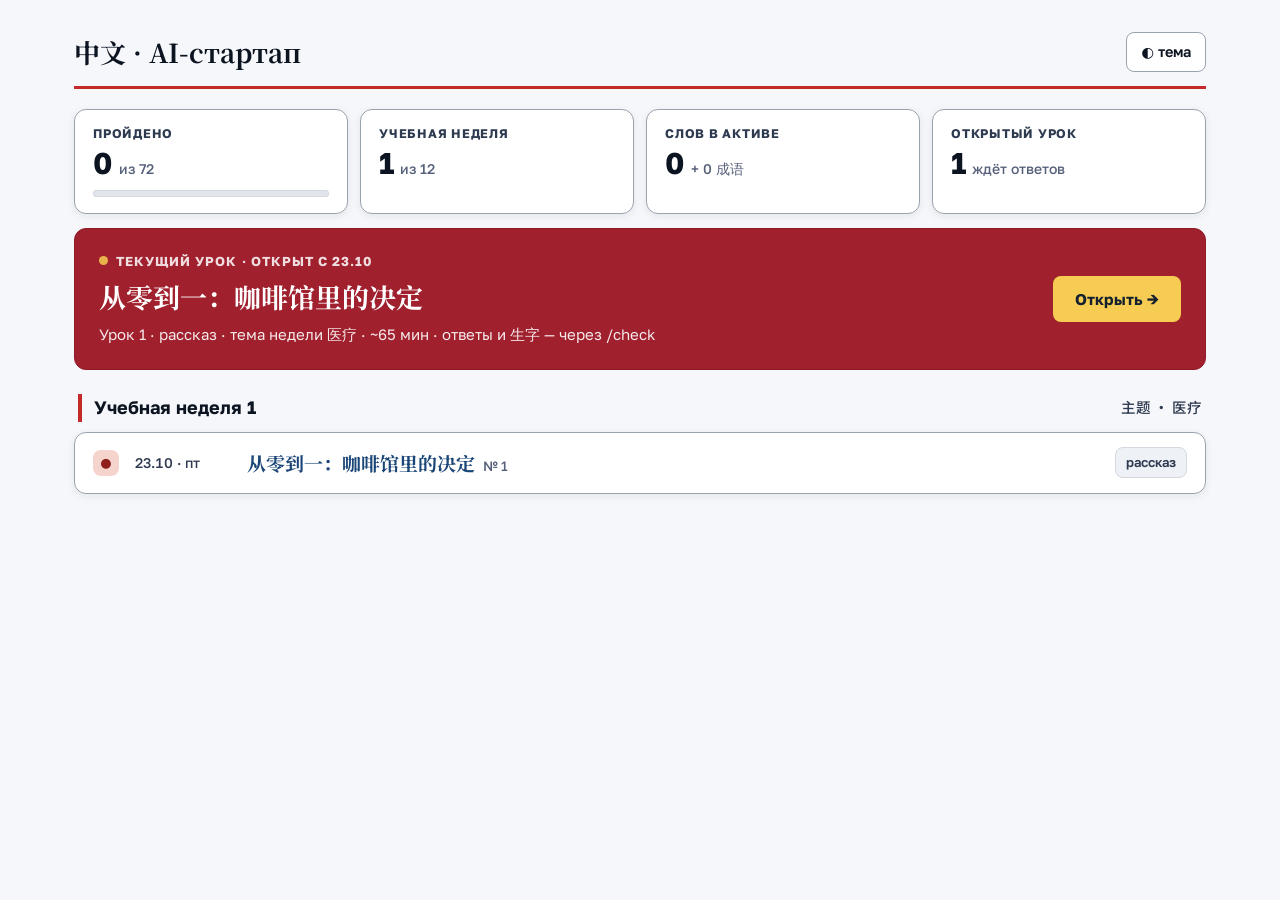
<file: index.html>
<!doctype html>
<html lang="ru">
<head>
<meta charset="utf-8">
<meta name="viewport" content="width=device-width,initial-scale=1,viewport-fit=cover">
<meta name="color-scheme" content="light dark">
<meta name="robots" content="noindex,nofollow">
<meta name="theme-color" content="#C42B27">
<link rel="manifest" href="manifest.webmanifest">
<link rel="apple-touch-icon" href="icons/icon-180.png">
<title>中文 · AI-стартап — уроки</title>
<link rel="preconnect" href="https://fonts.gstatic.com" crossorigin>
<link rel="stylesheet" href="https://fonts.googleapis.com/css2?family=Golos+Text:wght@400;500;600;700&family=Noto+Serif+SC:wght@500;600;700&family=Noto+Sans+SC:wght@400;500;600&display=swap">
<link rel="stylesheet" href="assets/style.css">
</head>
<body class="index">
<div class="wrap">
<div class="brand"><h1>中文 · AI-стартап</h1><div class="right"><button class="tog" id="tTheme">◐ тема</button></div></div>
<div class="stats">
  <div class="stat"><div class="k">Пройдено</div><div class="v">0<small>из 72</small></div><div class="bar"><i style="width:0%"></i></div></div>
  <div class="stat"><div class="k">Учебная неделя</div><div class="v">1<small>из 12</small></div></div>
  <div class="stat"><div class="k">Слов в активе</div><div class="v">0<small>+ 0 成语</small></div></div>
  <div class="stat"><div class="k">Открытый урок</div><div class="v">1<small>ждёт ответов</small></div></div>
</div>
<a class="now" href="lessons/2026-10-23.html">
  <div><div class="k">Текущий урок · открыт с 23.10</div><div class="t">从零到一：咖啡馆里的决定</div>
  <div class="m">Урок 1 · рассказ · тема недели 医疗 · ~65 мин · ответы и 生字 — через /check</div></div>
  <span class="go">Открыть →</span></a>
<div class="week"><div class="week-h"><h2>Учебная неделя 1</h2><span class="topic">主题 · 医疗</span></div><div class="list"><div class="row"><a class="rowlink" href="lessons/2026-10-23.html"><span class="st open">●</span><span class="d">23.10 · пт</span><span class="t">从零到一：咖啡馆里的决定<small>№ 1</small></span></a><span class="g"><span class="tag">рассказ</span></span></div></div></div>
</div>
<script src="assets/app.js"></script>
</body>
</html>
</file>
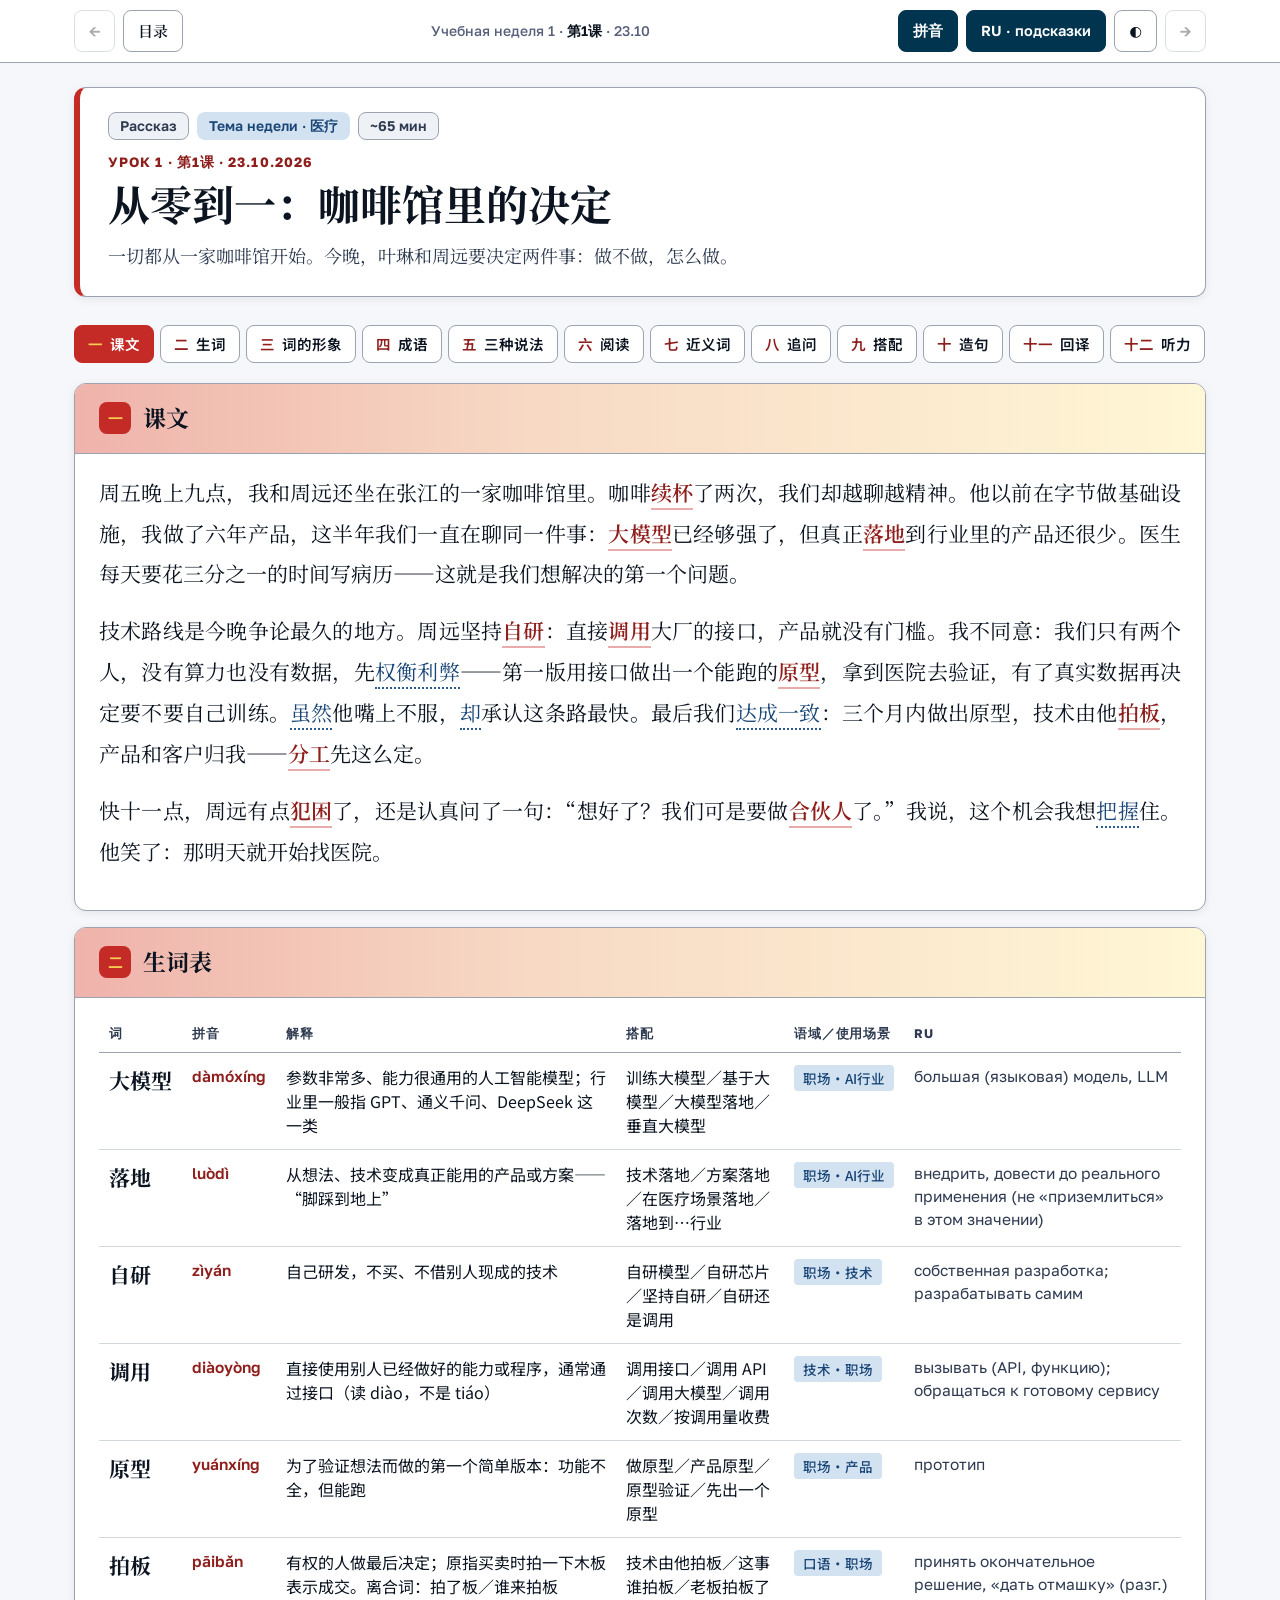
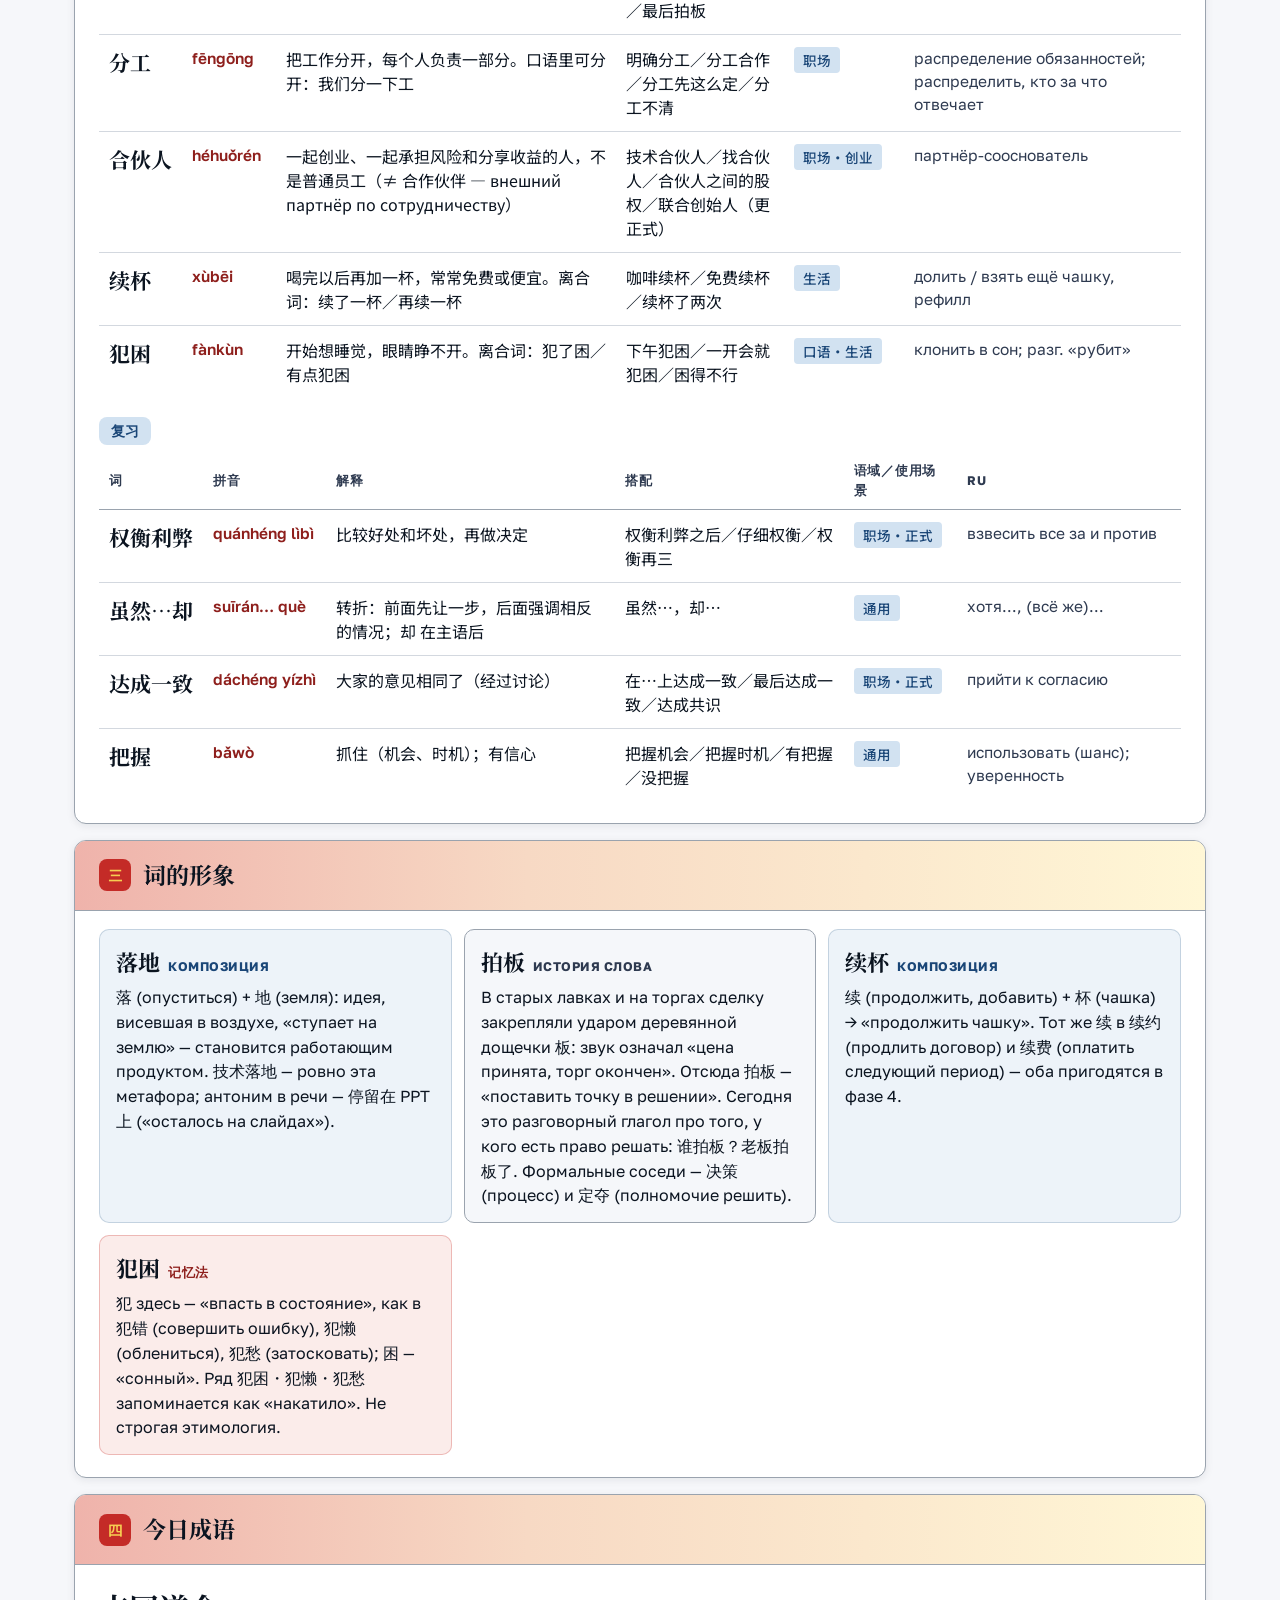
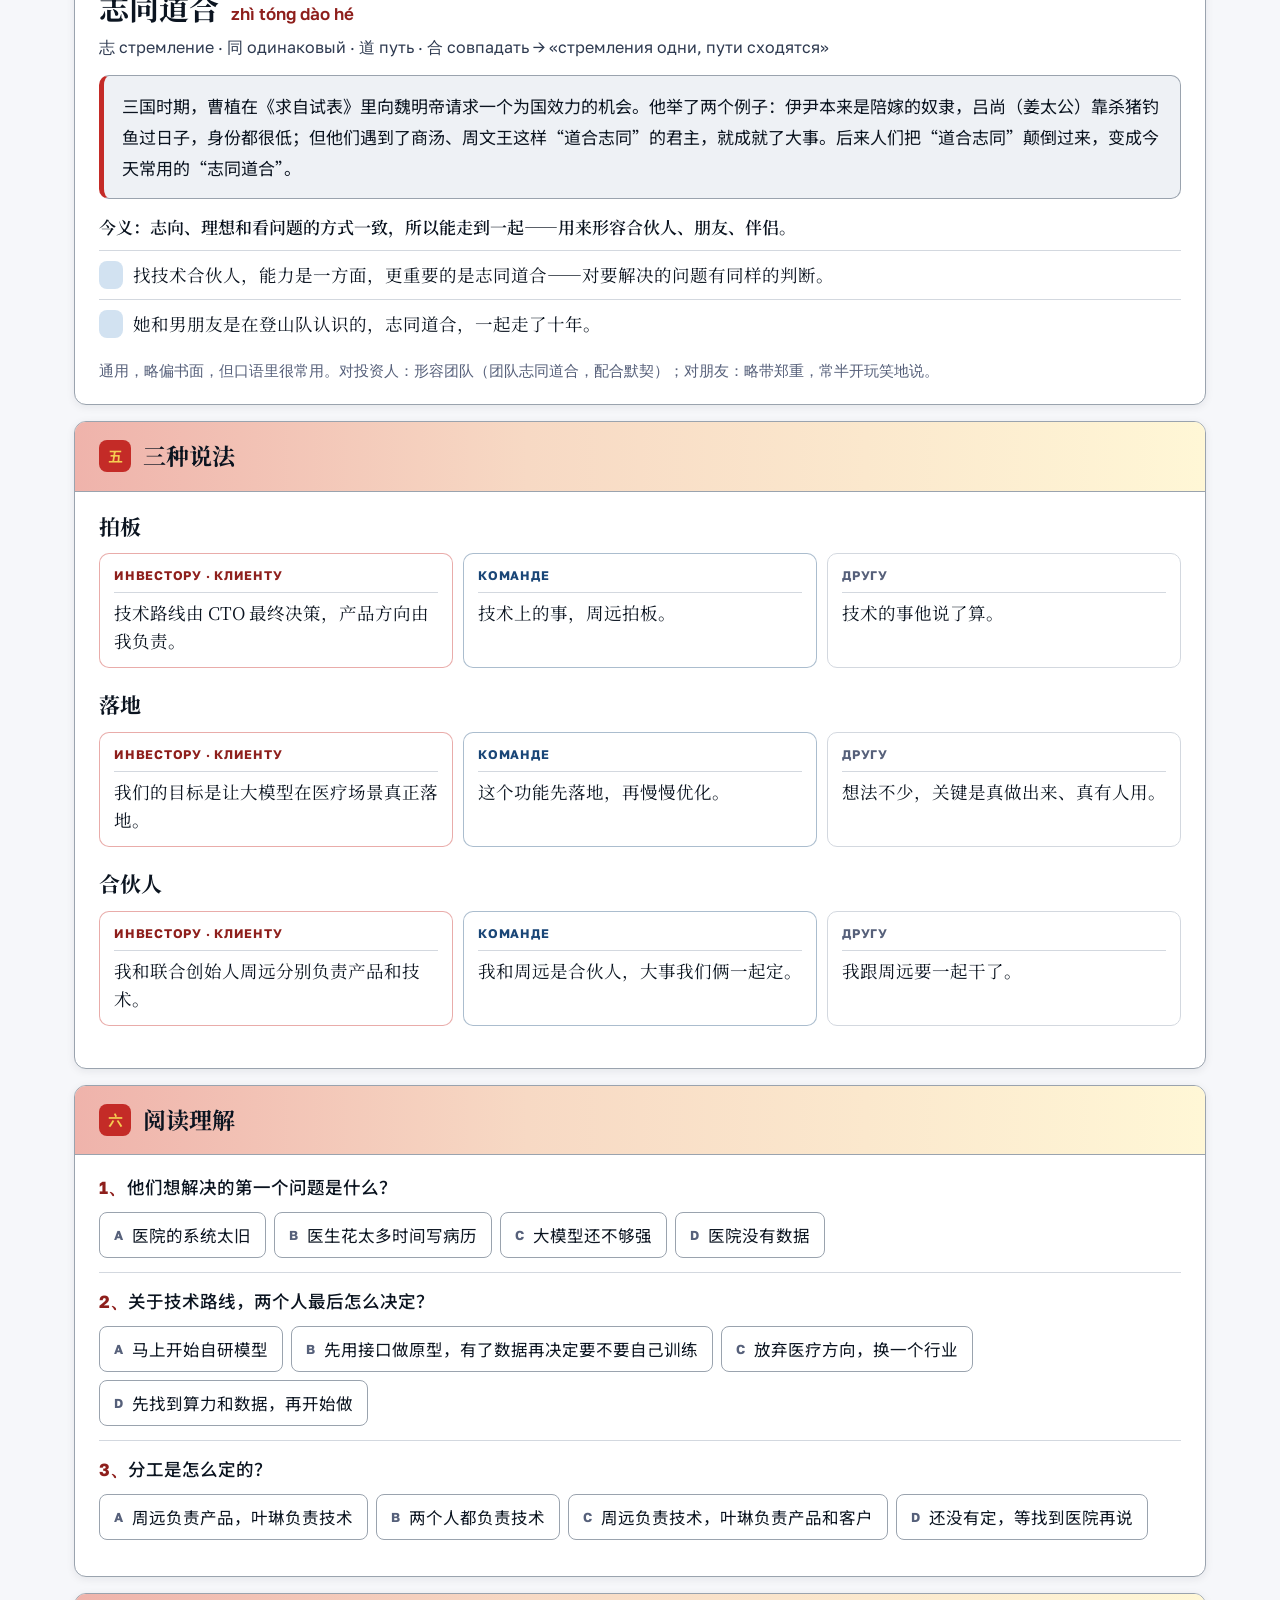
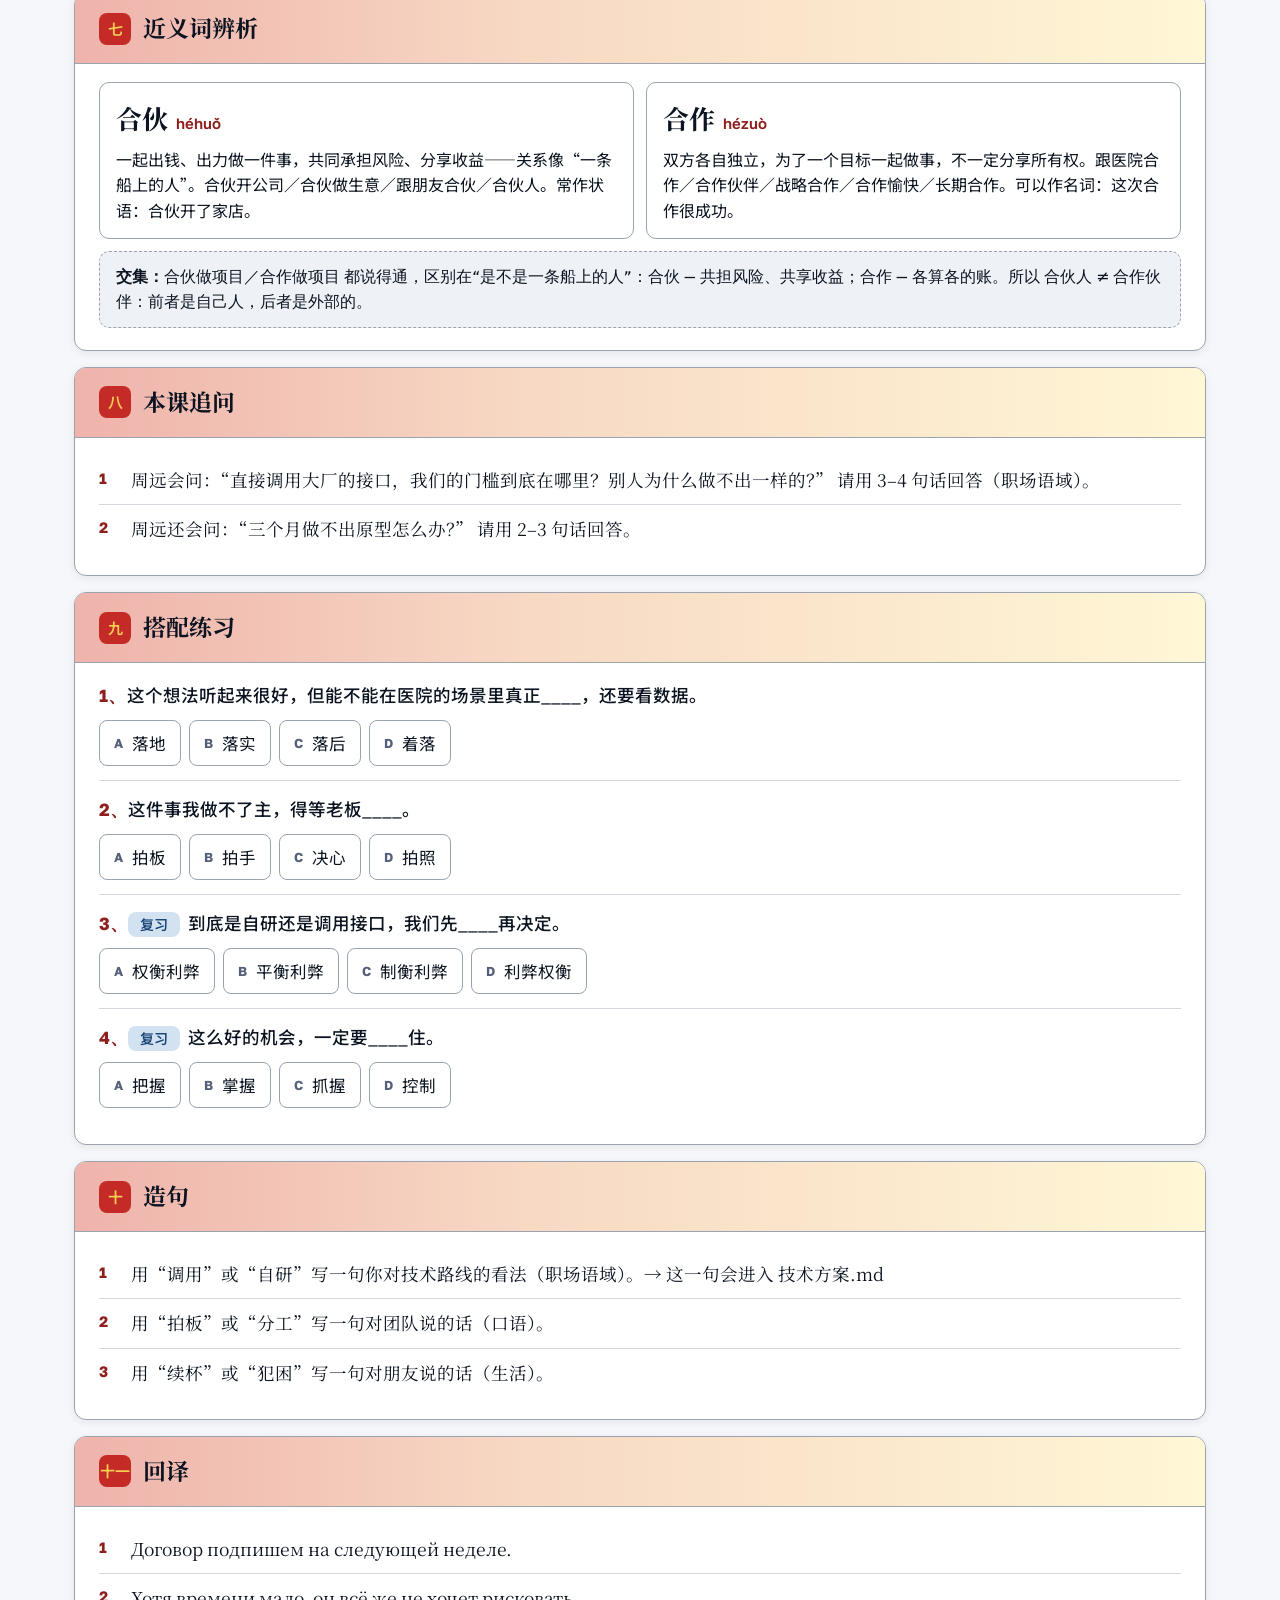
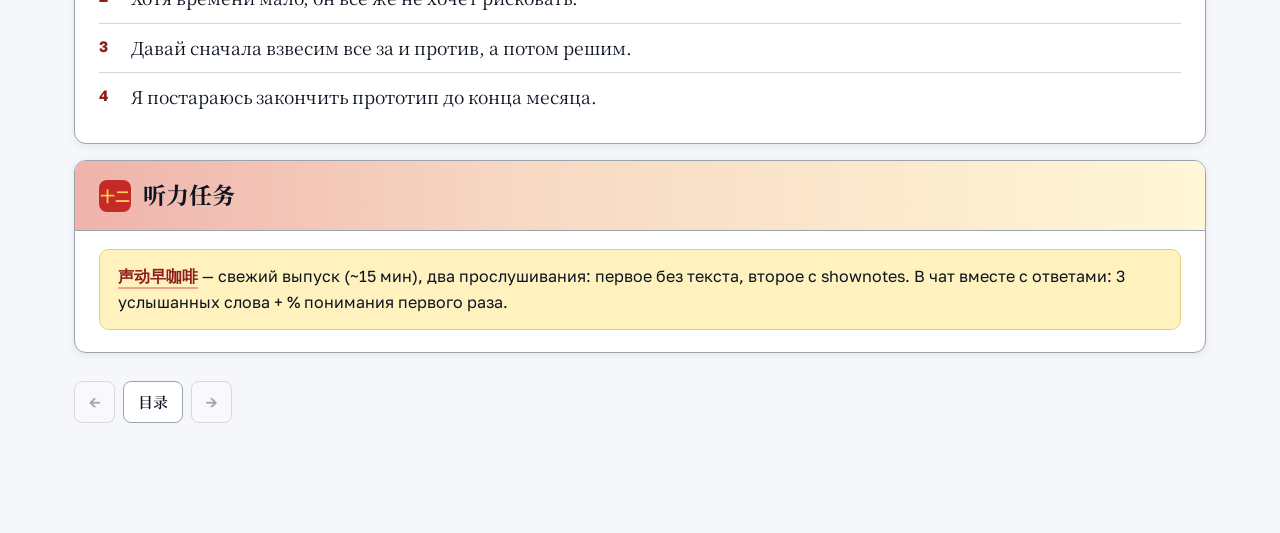
<file: latest.html>
<!doctype html><html><head><meta charset="utf-8"><meta name="robots" content="noindex,nofollow"><meta http-equiv="refresh" content="0; url=lessons/2026-10-23.html"><title>→</title><script>location.replace("lessons/2026-10-23.html")</script></head><body><a href="lessons/2026-10-23.html">lessons/2026-10-23.html</a></body></html>
</file>
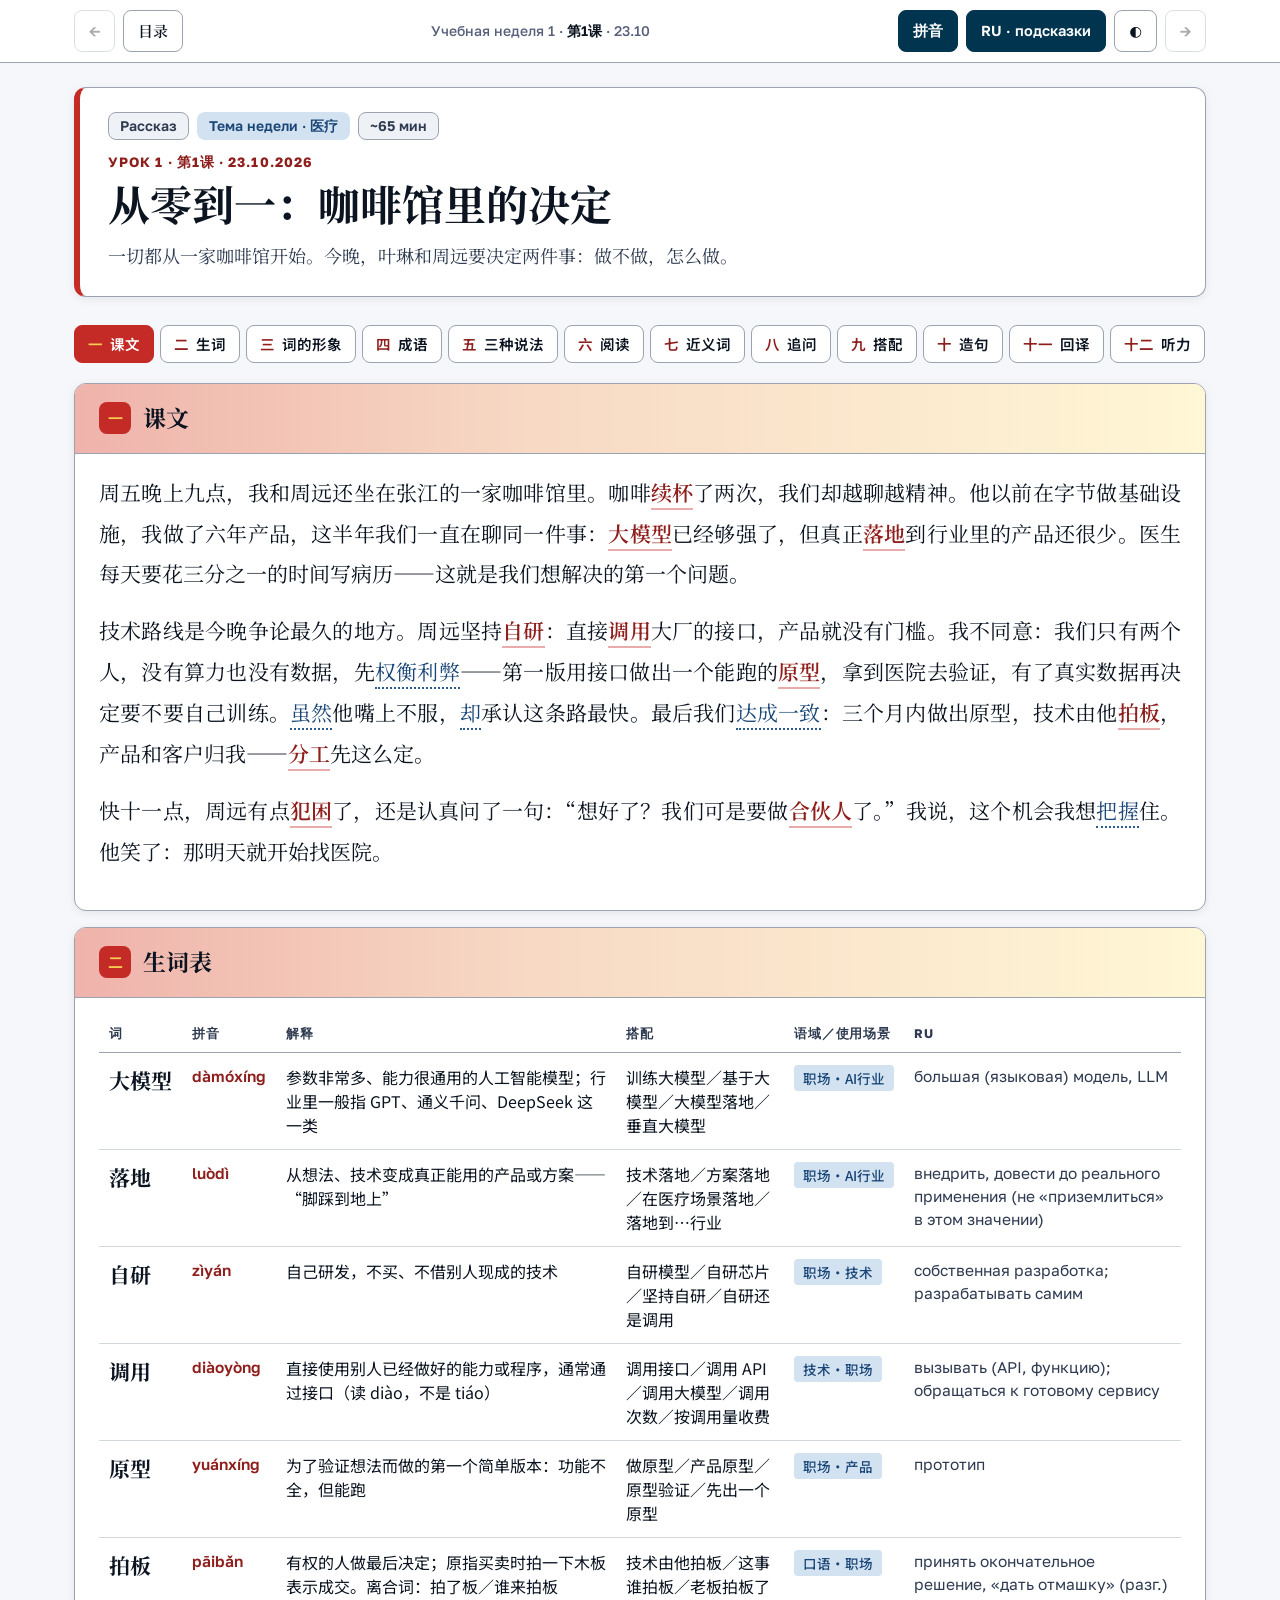
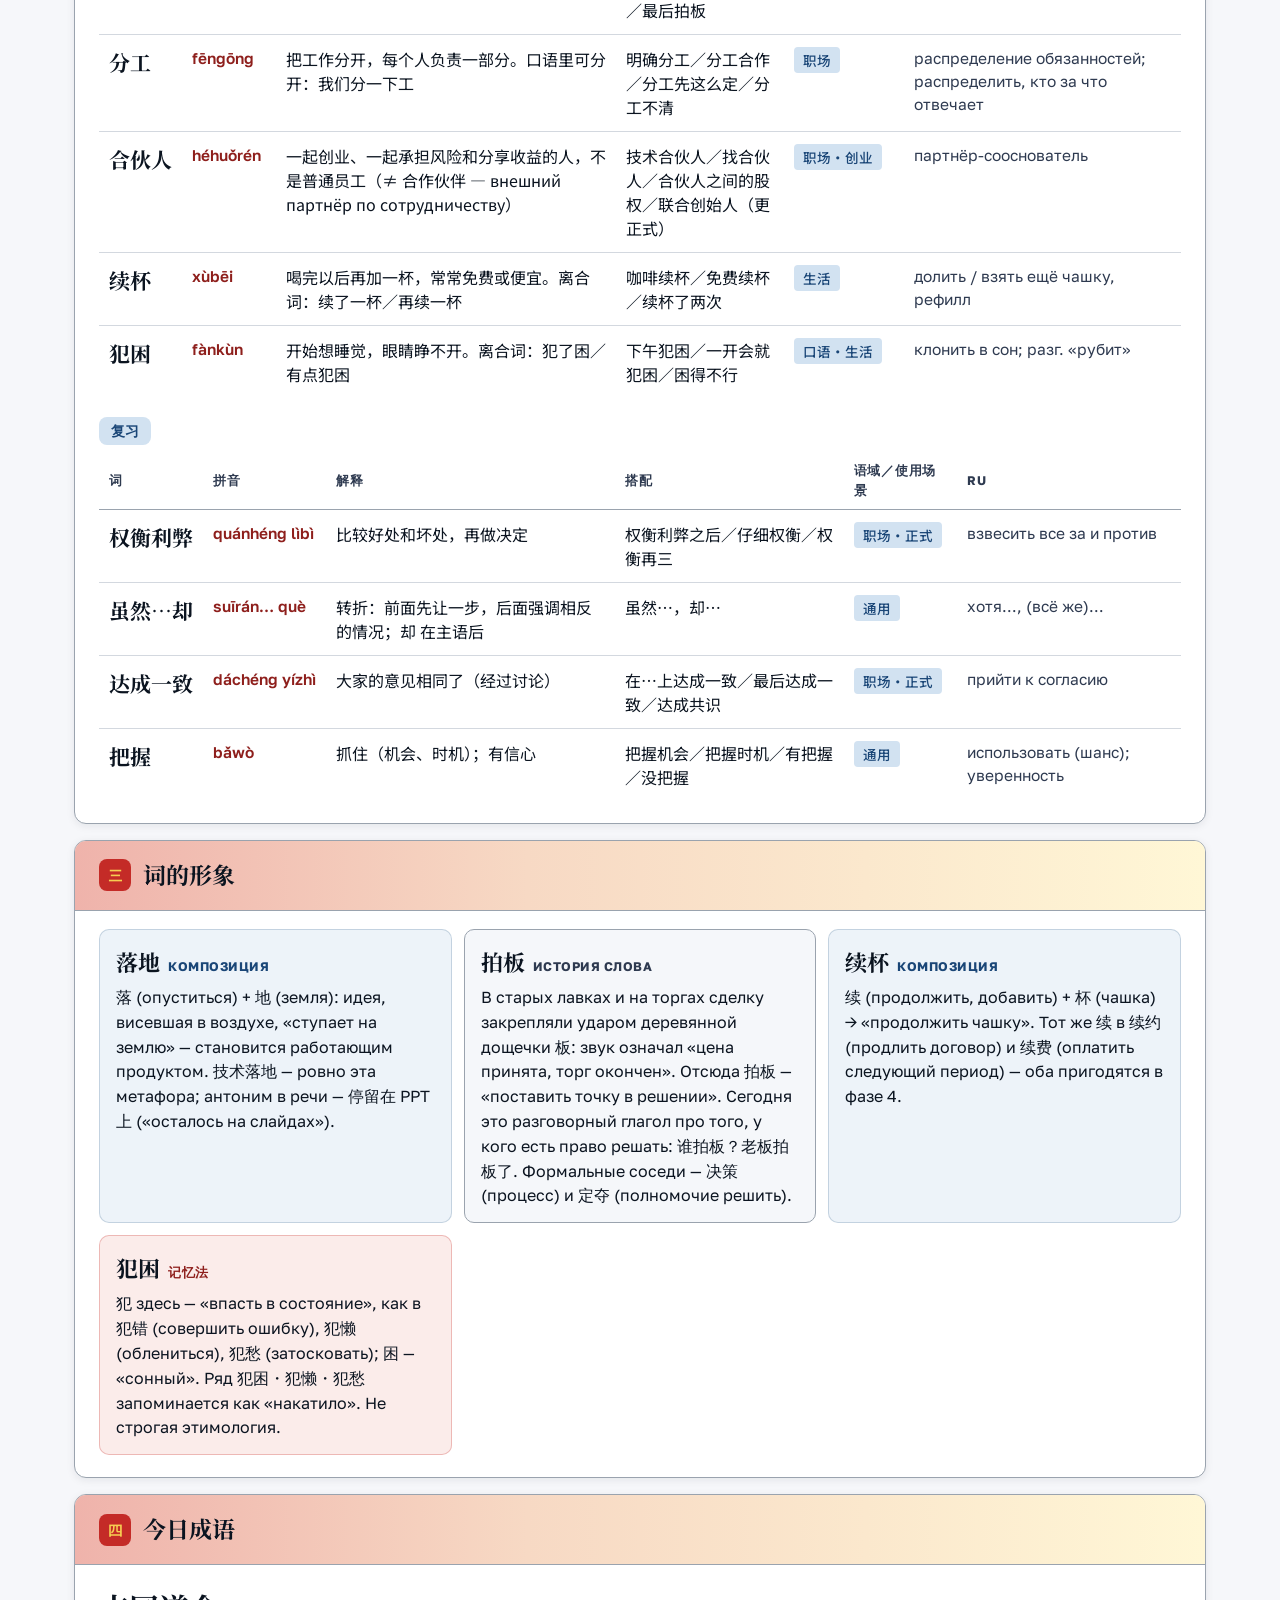
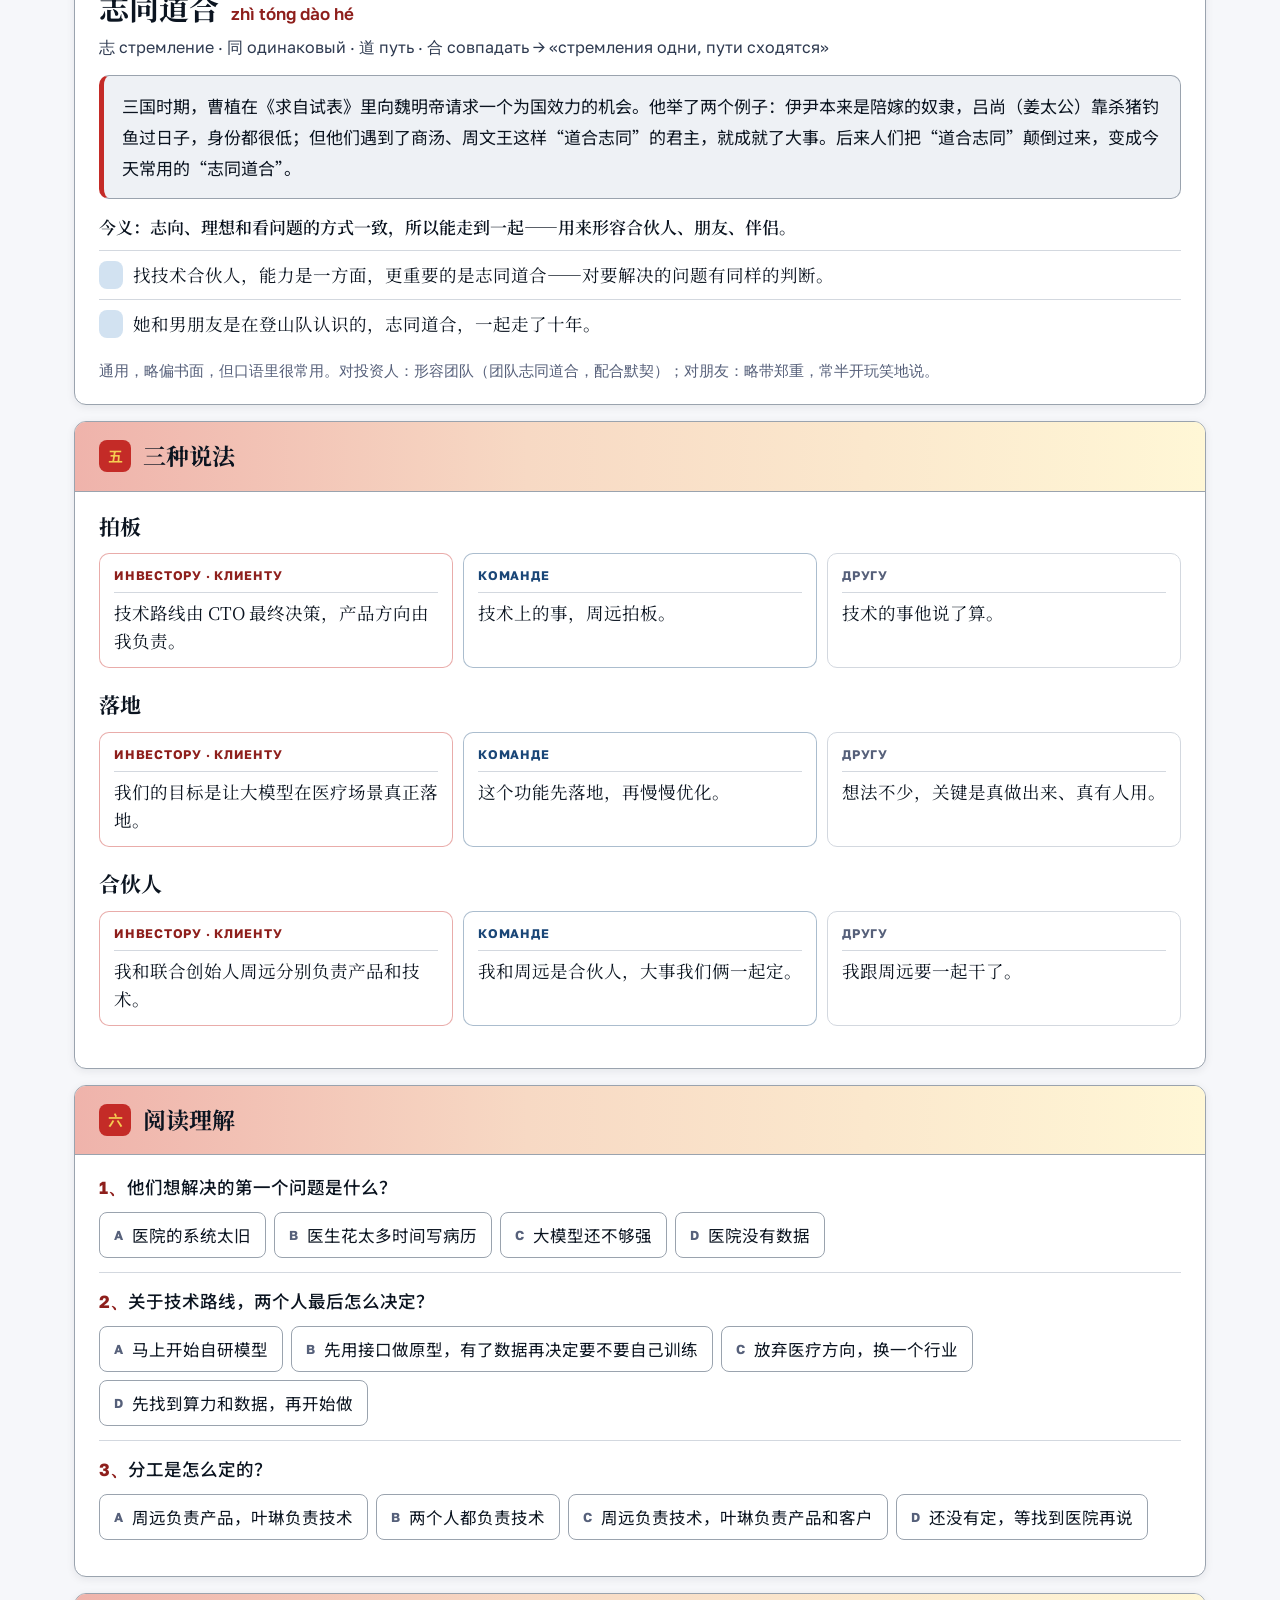
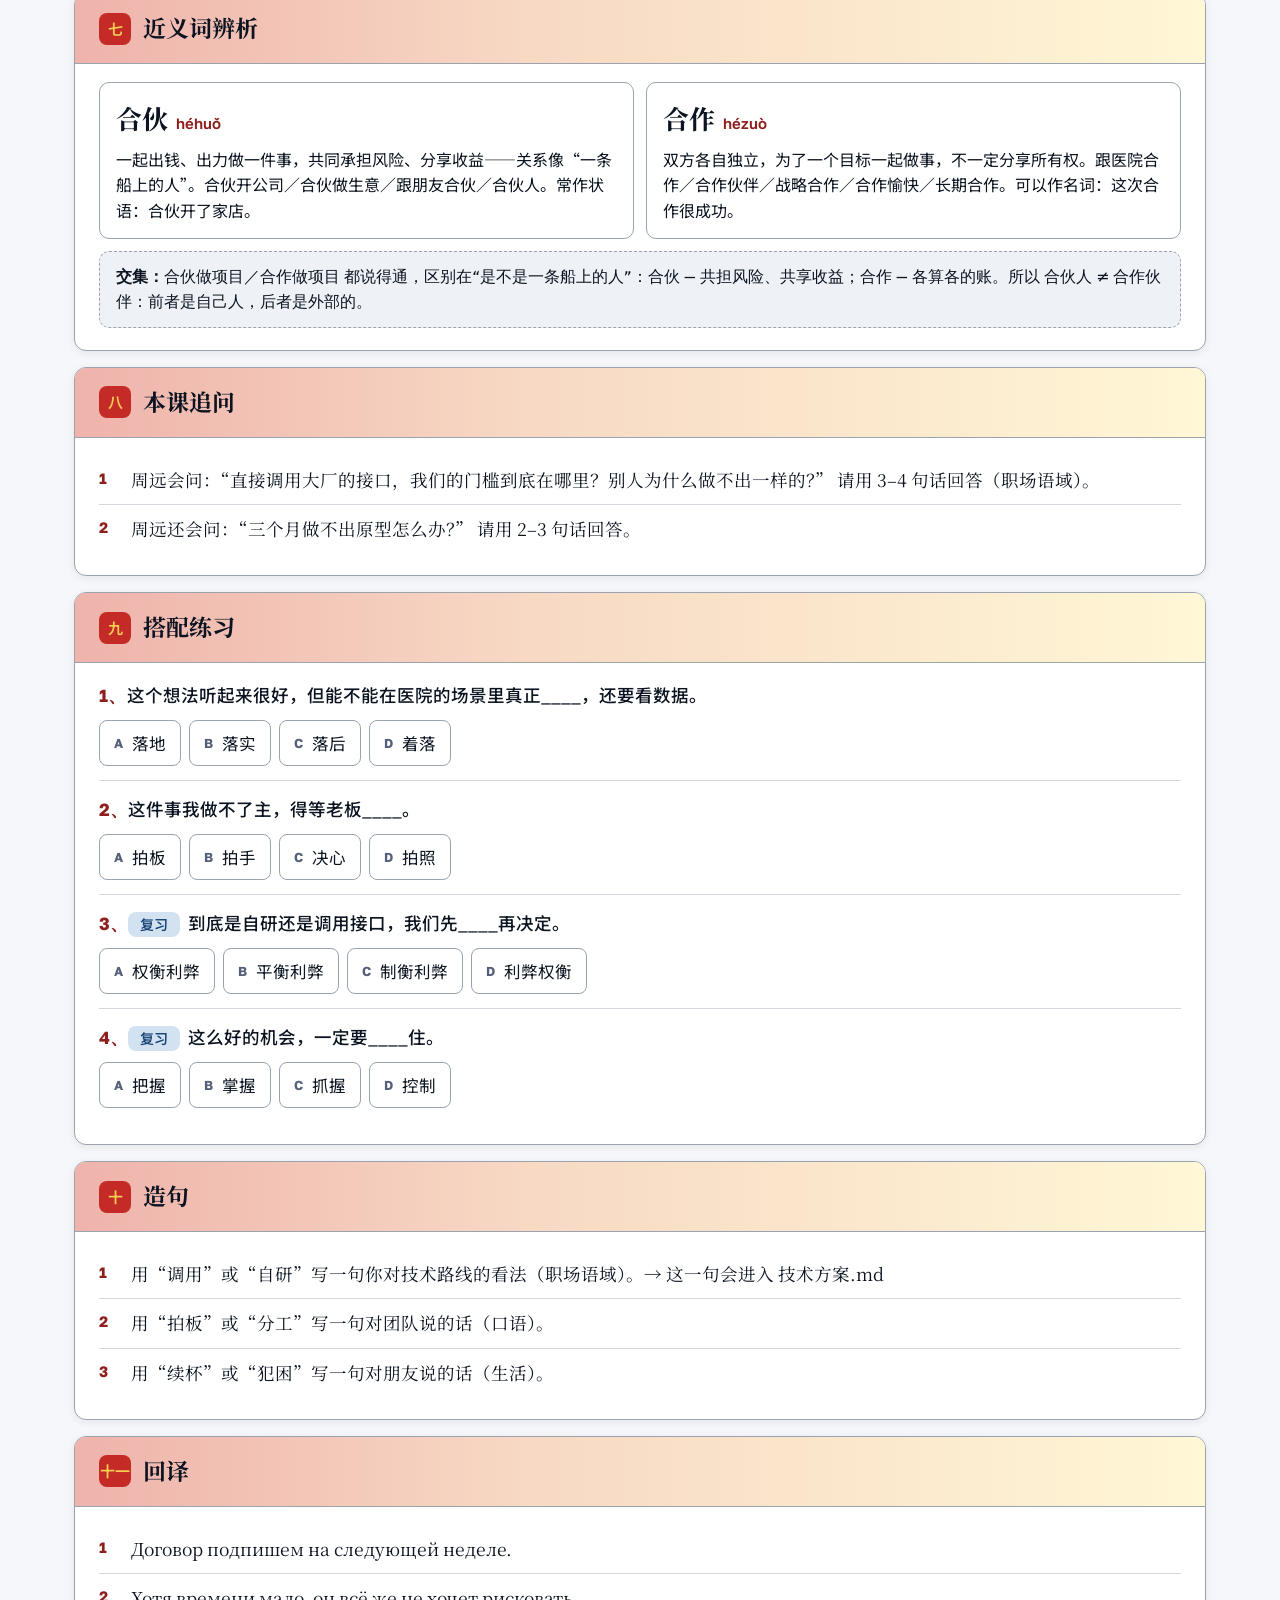
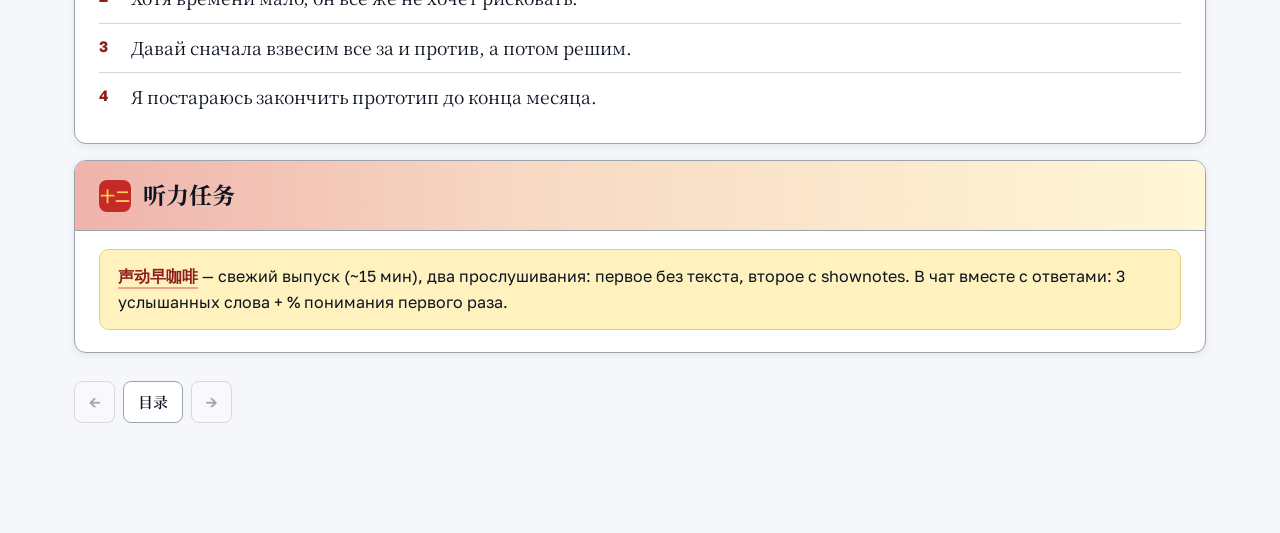
<file: lessons/2026-10-23.html>
<!doctype html>
<html lang="zh-CN">
<head>
<meta charset="utf-8">
<meta name="viewport" content="width=device-width,initial-scale=1,viewport-fit=cover">
<meta name="color-scheme" content="light dark">
<meta name="robots" content="noindex,nofollow">
<meta name="theme-color" content="#C42B27">
<link rel="manifest" href="../manifest.webmanifest">
<link rel="apple-touch-icon" href="../icons/icon-180.png">
<title>第1课 · 从零到一：咖啡馆里的决定</title>
<link rel="preconnect" href="https://fonts.gstatic.com" crossorigin>
<link rel="stylesheet" href="https://fonts.googleapis.com/css2?family=Golos+Text:wght@400;500;600;700&family=Noto+Serif+SC:wght@500;600;700&family=Noto+Sans+SC:wght@400;500;600&display=swap">
<link rel="stylesheet" href="../assets/style.css">
</head>
<body>
<div class="top"><div class="in">
  <span class="btn dis">←</span>
  <a class="btn" href="../index.html" title="Оглавление"><span class="han">目录</span></a>
  <div class="crumb">Учебная неделя 1 · <b>第1课</b> · 23.10</div>
  <button class="tog" id="tPy" aria-pressed="true" title="Пиньинь">拼音</button>
  <button class="tog" id="tRu" aria-pressed="true" title="Русские подсказки">RU<span class="lbl"> · подсказки</span></button>
  <button class="tog" id="tTheme" aria-pressed="false" title="Тема">◐</button>
  <span class="btn dis">→</span>
</div></div>
<div class="wrap">
<header class="head">
  <div class="kicker"><span class="chip">Рассказ</span><span class="chip blue">Тема недели · 医疗</span><span class="chip">~65 мин</span></div>
  <h1><span class="no">Урок 1 · 第1课 · 23.10.2026</span>从零到一：咖啡馆里的决定</h1>
  <p class="lead"><span class="han">一切都从一家咖啡馆开始。今晚，叶琳和周远要决定两件事：做不做，怎么做。</span></p>
</header>
<nav class="secnav" id="secnav"><a href="#s1" class="on"><span class="n">一</span><span class="han">课文</span></a><a href="#s2"><span class="n">二</span><span class="han">生词</span></a><a href="#s3"><span class="n">三</span><span class="han">词的形象</span></a><a href="#s4"><span class="n">四</span><span class="han">成语</span></a><a href="#s5"><span class="n">五</span><span class="han">三种说法</span></a><a href="#s6"><span class="n">六</span><span class="han">阅读</span></a><a href="#s7"><span class="n">七</span><span class="han">近义词</span></a><a href="#s8"><span class="n">八</span><span class="han">追问</span></a><a href="#s9"><span class="n">九</span><span class="han">搭配</span></a><a href="#s10"><span class="n">十</span><span class="han">造句</span></a><a href="#s11"><span class="n">十一</span><span class="han">回译</span></a><a href="#s12"><span class="n">十二</span><span class="han">听力</span></a></nav>
<section class="card" id="s1"><div class="card-h"><span class="num">一</span><h2>课文</h2></div><div class="card-b"><div class="ctext"><p>周五晚上九点，我和周远还坐在张江的一家咖啡馆里。咖啡<span class="nw" data-w="续杯" data-p="xùbēi" data-d="喝完以后再加一杯，常常免费或便宜。离合词：续了一杯／再续一杯" data-r="долить / взять ещё чашку, рефилл" data-g="生活">续杯</span>了两次，我们却越聊越精神。他以前在字节做基础设施，我做了六年产品，这半年我们一直在聊同一件事：<span class="nw" data-w="大模型" data-p="dàmóxíng" data-d="参数非常多、能力很通用的人工智能模型；行业里一般指 GPT、通义千问、DeepSeek 这一类" data-r="большая (языковая) модель, LLM" data-g="职场·AI行业">大模型</span>已经够强了，但真正<span class="nw" data-w="落地" data-p="luòdì" data-d="从想法、技术变成真正能用的产品或方案——“脚踩到地上”" data-r="внедрить, довести до реального применения (не «приземлиться» в этом значении)" data-g="职场·AI行业">落地</span>到行业里的产品还很少。医生每天要花三分之一的时间写病历——这就是我们想解决的第一个问题。</p><p>技术路线是今晚争论最久的地方。周远坚持<span class="nw" data-w="自研" data-p="zìyán" data-d="自己研发，不买、不借别人现成的技术" data-r="собственная разработка; разрабатывать самим" data-g="职场·技术">自研</span>：直接<span class="nw" data-w="调用" data-p="diàoyòng" data-d="直接使用别人已经做好的能力或程序，通常通过接口（读 diào，不是 tiáo）" data-r="вызывать (API, функцию); обращаться к готовому сервису" data-g="技术·职场">调用</span>大厂的接口，产品就没有门槛。我不同意：我们只有两个人，没有算力也没有数据，先<span class="rw" data-w="权衡利弊" data-p="quánhéng lìbì" data-d="比较好处和坏处，再做决定" data-r="взвесить все за и против" data-g="复习 · 职场·正式">权衡利弊</span>——第一版用接口做出一个能跑的<span class="nw" data-w="原型" data-p="yuánxíng" data-d="为了验证想法而做的第一个简单版本：功能不全，但能跑" data-r="прототип" data-g="职场·产品">原型</span>，拿到医院去验证，有了真实数据再决定要不要自己训练。<span class="rw" data-w="虽然…却" data-p="suīrán… què" data-d="转折：前面先让一步，后面强调相反的情况；却 在主语后" data-r="хотя…, (всё же)…" data-g="复习 · 通用">虽然</span>他嘴上不服，<span class="rw" data-w="虽然…却" data-p="suīrán… què" data-d="转折：前面先让一步，后面强调相反的情况；却 在主语后" data-r="хотя…, (всё же)…" data-g="复习 · 通用">却</span>承认这条路最快。最后我们<span class="rw" data-w="达成一致" data-p="dáchéng yízhì" data-d="大家的意见相同了（经过讨论）" data-r="прийти к согласию" data-g="复习 · 职场·正式">达成一致</span>：三个月内做出原型，技术由他<span class="nw" data-w="拍板" data-p="pāibǎn" data-d="有权的人做最后决定；原指买卖时拍一下木板表示成交。离合词：拍了板／谁来拍板" data-r="принять окончательное решение, «дать отмашку» (разг.)" data-g="口语·职场">拍板</span>，产品和客户归我——<span class="nw" data-w="分工" data-p="fēngōng" data-d="把工作分开，每个人负责一部分。口语里可分开：我们分一下工" data-r="распределение обязанностей; распределить, кто за что отвечает" data-g="职场">分工</span>先这么定。</p><p>快十一点，周远有点<span class="nw" data-w="犯困" data-p="fànkùn" data-d="开始想睡觉，眼睛睁不开。离合词：犯了困／有点犯困" data-r="клонить в сон; разг. «рубит»" data-g="口语·生活">犯困</span>了，还是认真问了一句：“想好了？我们可是要做<span class="nw" data-w="合伙人" data-p="héhuǒrén" data-d="一起创业、一起承担风险和分享收益的人，不是普通员工（≠ 合作伙伴 — внешний партнёр по сотрудничеству）" data-r="партнёр-сооснователь" data-g="职场·创业">合伙人</span>了。”我说，这个机会我想<span class="rw" data-w="把握" data-p="bǎwò" data-d="抓住（机会、时机）；有信心" data-r="использовать (шанс); уверенность" data-g="复习 · 通用">把握</span>住。他笑了：那明天就开始找医院。</p></div></div></section><section class="card" id="s2"><div class="card-h"><span class="num">二</span><h2>生词表</h2></div><div class="card-b"><table class="vt"><thead><tr><th>词</th><th class="py">拼音</th><th>解释</th><th>搭配</th><th>语域／使用场景</th><th class="ru">RU</th></tr></thead><tbody><tr><td class="w">大模型</td><td class="py">dàmóxíng</td><td class="cn">参数非常多、能力很通用的人工智能模型；行业里一般指 GPT、通义千问、DeepSeek 这一类</td><td class="col hans">训练大模型／基于大模型／大模型落地／垂直大模型</td><td><span class="reg">职场·AI行业</span></td><td class="ru">большая (языковая) модель, LLM</td></tr><tr><td class="w">落地</td><td class="py">luòdì</td><td class="cn">从想法、技术变成真正能用的产品或方案——“脚踩到地上”</td><td class="col hans">技术落地／方案落地／在医疗场景落地／落地到…行业</td><td><span class="reg">职场·AI行业</span></td><td class="ru">внедрить, довести до реального применения (не «приземлиться» в этом значении)</td></tr><tr><td class="w">自研</td><td class="py">zìyán</td><td class="cn">自己研发，不买、不借别人现成的技术</td><td class="col hans">自研模型／自研芯片／坚持自研／自研还是调用</td><td><span class="reg">职场·技术</span></td><td class="ru">собственная разработка; разрабатывать самим</td></tr><tr><td class="w">调用</td><td class="py">diàoyòng</td><td class="cn">直接使用别人已经做好的能力或程序，通常通过接口（读 diào，不是 tiáo）</td><td class="col hans">调用接口／调用 API／调用大模型／调用次数／按调用量收费</td><td><span class="reg">技术·职场</span></td><td class="ru">вызывать (API, функцию); обращаться к готовому сервису</td></tr><tr><td class="w">原型</td><td class="py">yuánxíng</td><td class="cn">为了验证想法而做的第一个简单版本：功能不全，但能跑</td><td class="col hans">做原型／产品原型／原型验证／先出一个原型</td><td><span class="reg">职场·产品</span></td><td class="ru">прототип</td></tr><tr><td class="w">拍板</td><td class="py">pāibǎn</td><td class="cn">有权的人做最后决定；原指买卖时拍一下木板表示成交。离合词：拍了板／谁来拍板</td><td class="col hans">技术由他拍板／这事谁拍板／老板拍板了／最后拍板</td><td><span class="reg">口语·职场</span></td><td class="ru">принять окончательное решение, «дать отмашку» (разг.)</td></tr><tr><td class="w">分工</td><td class="py">fēngōng</td><td class="cn">把工作分开，每个人负责一部分。口语里可分开：我们分一下工</td><td class="col hans">明确分工／分工合作／分工先这么定／分工不清</td><td><span class="reg">职场</span></td><td class="ru">распределение обязанностей; распределить, кто за что отвечает</td></tr><tr><td class="w">合伙人</td><td class="py">héhuǒrén</td><td class="cn">一起创业、一起承担风险和分享收益的人，不是普通员工（≠ 合作伙伴 — внешний партнёр по сотрудничеству）</td><td class="col hans">技术合伙人／找合伙人／合伙人之间的股权／联合创始人（更正式）</td><td><span class="reg">职场·创业</span></td><td class="ru">партнёр-сооснователь</td></tr><tr><td class="w">续杯</td><td class="py">xùbēi</td><td class="cn">喝完以后再加一杯，常常免费或便宜。离合词：续了一杯／再续一杯</td><td class="col hans">咖啡续杯／免费续杯／续杯了两次</td><td><span class="reg">生活</span></td><td class="ru">долить / взять ещё чашку, рефилл</td></tr><tr><td class="w">犯困</td><td class="py">fànkùn</td><td class="cn">开始想睡觉，眼睛睁不开。离合词：犯了困／有点犯困</td><td class="col hans">下午犯困／一开会就犯困／困得不行</td><td><span class="reg">口语·生活</span></td><td class="ru">клонить в сон; разг. «рубит»</td></tr></tbody></table><div class="subh"><span class="chip blue">复习</span></div><table class="vt"><thead><tr><th>词</th><th class="py">拼音</th><th>解释</th><th>搭配</th><th>语域／使用场景</th><th class="ru">RU</th></tr></thead><tbody><tr><td class="w">权衡利弊</td><td class="py">quánhéng lìbì</td><td class="cn">比较好处和坏处，再做决定</td><td class="col hans">权衡利弊之后／仔细权衡／权衡再三</td><td><span class="reg">职场·正式</span></td><td class="ru">взвесить все за и против</td></tr><tr><td class="w">虽然…却</td><td class="py">suīrán… què</td><td class="cn">转折：前面先让一步，后面强调相反的情况；却 在主语后</td><td class="col hans">虽然…，却…</td><td><span class="reg">通用</span></td><td class="ru">хотя…, (всё же)…</td></tr><tr><td class="w">达成一致</td><td class="py">dáchéng yízhì</td><td class="cn">大家的意见相同了（经过讨论）</td><td class="col hans">在…上达成一致／最后达成一致／达成共识</td><td><span class="reg">职场·正式</span></td><td class="ru">прийти к согласию</td></tr><tr><td class="w">把握</td><td class="py">bǎwò</td><td class="cn">抓住（机会、时机）；有信心</td><td class="col hans">把握机会／把握时机／有把握／没把握</td><td><span class="reg">通用</span></td><td class="ru">использовать (шанс); уверенность</td></tr></tbody></table></div></section><section class="card" id="s3"><div class="card-h"><span class="num">三</span><h2>词的形象</h2></div><div class="card-b"><div class="grid"><div class="ibox "><span class="t han">落地</span><span class="mode">композиция</span><p>落 (опуститься) + 地 (земля): идея, висевшая в воздухе, «ступает на землю» — становится работающим продуктом. 技术落地 — ровно эта метафора; антоним в речи — 停留在 PPT 上 («осталось на слайдах»).</p></div><div class="ibox story"><span class="t han">拍板</span><span class="mode">история слова</span><p>В старых лавках и на торгах сделку закрепляли ударом деревянной дощечки 板: звук означал «цена принята, торг окончен». Отсюда 拍板 — «поставить точку в решении». Сегодня это разговорный глагол про того, у кого есть право решать: 谁拍板？老板拍板了. Формальные соседи — 决策 (процесс) и 定夺 (полномочие решить).</p></div><div class="ibox "><span class="t han">续杯</span><span class="mode">композиция</span><p>续 (продолжить, добавить) + 杯 (чашка) → «продолжить чашку». Тот же 续 в 续约 (продлить договор) и 续费 (оплатить следующий период) — оба пригодятся в фазе 4.</p></div><div class="ibox mnemo"><span class="t han">犯困</span><span class="mode">记忆法</span><p>犯 здесь — «впасть в состояние», как в 犯错 (совершить ошибку), 犯懒 (облениться), 犯愁 (затосковать); 困 — «сонный». Ряд 犯困・犯懒・犯愁 запоминается как «накатило». Не строгая этимология.</p></div></div></div></section><section class="card" id="s4"><div class="card-h"><span class="num">四</span><h2>今日成语</h2></div><div class="card-b"><div class="cy"><div><div class="title"><b>志同道合</b><span class="py">zhì tóng dào hé</span></div><div class="lit">志 стремление · 同 одинаковый · 道 путь · 合 совпадать → «стремления одни, пути сходятся»</div><div class="story">三国时期，曹植在《求自试表》里向魏明帝请求一个为国效力的机会。他举了两个例子：伊尹本来是陪嫁的奴隶，吕尚（姜太公）靠杀猪钓鱼过日子，身份都很低；但他们遇到了商汤、周文王这样“道合志同”的君主，就成就了大事。后来人们把“道合志同”颠倒过来，变成今天常用的“志同道合”。</div><div class="mean han">今义：志向、理想和看问题的方式一致，所以能走到一起——用来形容合伙人、朋友、伴侣。</div><ul class="ex"><li><span class="chip blue"></span><span class="han">找技术合伙人，能力是一方面，更重要的是志同道合——对要解决的问题有同样的判断。</span></li><li><span class="chip blue"></span><span class="han">她和男朋友是在登山队认识的，志同道合，一起走了十年。</span></li></ul><p class="ru" style="margin:10px 0 0">通用，略偏书面，但口语里很常用。对投资人：形容团队（团队志同道合，配合默契）；对朋友：略带郑重，常半开玩笑地说。</p></div></div></div></section><section class="card" id="s5"><div class="card-h"><span class="num">五</span><h2>三种说法</h2></div><div class="card-b"><div class="word-row"><div class="wt">拍板</div><div class="reg3"><div class="rbox"><div class="who">Инвестору · клиенту</div><div class="han">技术路线由 CTO 最终决策，产品方向由我负责。</div></div><div class="rbox"><div class="who">Команде</div><div class="han">技术上的事，周远拍板。</div></div><div class="rbox"><div class="who">Другу</div><div class="han">技术的事他说了算。</div></div></div></div><div class="word-row"><div class="wt">落地</div><div class="reg3"><div class="rbox"><div class="who">Инвестору · клиенту</div><div class="han">我们的目标是让大模型在医疗场景真正落地。</div></div><div class="rbox"><div class="who">Команде</div><div class="han">这个功能先落地，再慢慢优化。</div></div><div class="rbox"><div class="who">Другу</div><div class="han">想法不少，关键是真做出来、真有人用。</div></div></div></div><div class="word-row"><div class="wt">合伙人</div><div class="reg3"><div class="rbox"><div class="who">Инвестору · клиенту</div><div class="han">我和联合创始人周远分别负责产品和技术。</div></div><div class="rbox"><div class="who">Команде</div><div class="han">我和周远是合伙人，大事我们俩一起定。</div></div><div class="rbox"><div class="who">Другу</div><div class="han">我跟周远要一起干了。</div></div></div></div></div></section><section class="card" id="s6" data-ex="六"><div class="card-h"><span class="num">六</span><h2>阅读理解</h2></div><div class="card-b"><div class="q" data-q="1"><div class="qt"><span class="n">1、</span>他们想解决的第一个问题是什么？</div><div class="opts"><button class="opt" data-v="A"><b>A</b>医院的系统太旧</button><button class="opt" data-v="B"><b>B</b>医生花太多时间写病历</button><button class="opt" data-v="C"><b>C</b>大模型还不够强</button><button class="opt" data-v="D"><b>D</b>医院没有数据</button></div></div><div class="q" data-q="2"><div class="qt"><span class="n">2、</span>关于技术路线，两个人最后怎么决定？</div><div class="opts"><button class="opt" data-v="A"><b>A</b>马上开始自研模型</button><button class="opt" data-v="B"><b>B</b>先用接口做原型，有了数据再决定要不要自己训练</button><button class="opt" data-v="C"><b>C</b>放弃医疗方向，换一个行业</button><button class="opt" data-v="D"><b>D</b>先找到算力和数据，再开始做</button></div></div><div class="q" data-q="3"><div class="qt"><span class="n">3、</span>分工是怎么定的？</div><div class="opts"><button class="opt" data-v="A"><b>A</b>周远负责产品，叶琳负责技术</button><button class="opt" data-v="B"><b>B</b>两个人都负责技术</button><button class="opt" data-v="C"><b>C</b>周远负责技术，叶琳负责产品和客户</button><button class="opt" data-v="D"><b>D</b>还没有定，等找到医院再说</button></div></div></div></section><section class="card" id="s7"><div class="card-h"><span class="num">七</span><h2>近义词辨析</h2></div><div class="card-b"><div class="syn"><div class="s"><div class="t">合伙<small>héhuǒ</small></div><p class="hans">一起出钱、出力做一件事，共同承担风险、分享收益——关系像“一条船上的人”。合伙开公司／合伙做生意／跟朋友合伙／合伙人。常作状语：合伙开了家店。</p></div><div class="s"><div class="t">合作<small>hézuò</small></div><p class="hans">双方各自独立，为了一个目标一起做事，不一定分享所有权。跟医院合作／合作伙伴／战略合作／合作愉快／长期合作。可以作名词：这次合作很成功。</p></div><div class="both"><b>交集：</b>合伙做项目／合作做项目 都说得通，区别在“是不是一条船上的人”：合伙 — 共担风险、共享收益；合作 — 各算各的账。所以 合伙人 ≠ 合作伙伴：前者是自己人，后者是外部的。</div></div></div></section><section class="card" id="s8"><div class="card-h"><span class="num">八</span><h2>本课追问</h2></div><div class="card-b"><ul class="task"><li data-n="1"><span class="han">周远会问：“直接调用大厂的接口，我们的门槛到底在哪里？别人为什么做不出一样的？” 请用 3–4 句话回答（职场语域）。</span></li><li data-n="2"><span class="han">周远还会问：“三个月做不出原型怎么办？” 请用 2–3 句话回答。</span></li></ul></div></section><section class="card" id="s9" data-ex="九"><div class="card-h"><span class="num">九</span><h2>搭配练习</h2></div><div class="card-b"><div class="q" data-q="1"><div class="qt"><span class="n">1、</span>这个想法听起来很好，但能不能在医院的场景里真正____，还要看数据。</div><div class="opts"><button class="opt" data-v="A"><b>A</b>落地</button><button class="opt" data-v="B"><b>B</b>落实</button><button class="opt" data-v="C"><b>C</b>落后</button><button class="opt" data-v="D"><b>D</b>着落</button></div></div><div class="q" data-q="2"><div class="qt"><span class="n">2、</span>这件事我做不了主，得等老板____。</div><div class="opts"><button class="opt" data-v="A"><b>A</b>拍板</button><button class="opt" data-v="B"><b>B</b>拍手</button><button class="opt" data-v="C"><b>C</b>决心</button><button class="opt" data-v="D"><b>D</b>拍照</button></div></div><div class="q" data-q="3"><div class="qt"><span class="n">3、</span><span class="chip blue" style="margin-right:8px;min-height:22px">复习</span>到底是自研还是调用接口，我们先____再决定。</div><div class="opts"><button class="opt" data-v="A"><b>A</b>权衡利弊</button><button class="opt" data-v="B"><b>B</b>平衡利弊</button><button class="opt" data-v="C"><b>C</b>制衡利弊</button><button class="opt" data-v="D"><b>D</b>利弊权衡</button></div></div><div class="q" data-q="4"><div class="qt"><span class="n">4、</span><span class="chip blue" style="margin-right:8px;min-height:22px">复习</span>这么好的机会，一定要____住。</div><div class="opts"><button class="opt" data-v="A"><b>A</b>把握</button><button class="opt" data-v="B"><b>B</b>掌握</button><button class="opt" data-v="C"><b>C</b>抓握</button><button class="opt" data-v="D"><b>D</b>控制</button></div></div></div></section><section class="card" id="s10"><div class="card-h"><span class="num">十</span><h2>造句</h2></div><div class="card-b"><ul class="task"><li data-n="1"><span class="han">用“调用”或“自研”写一句你对技术路线的看法（职场语域）。→ 这一句会进入 技术方案.md</span></li><li data-n="2"><span class="han">用“拍板”或“分工”写一句对团队说的话（口语）。</span></li><li data-n="3"><span class="han">用“续杯”或“犯困”写一句对朋友说的话（生活）。</span></li></ul></div></section><section class="card" id="s11"><div class="card-h"><span class="num">十一</span><h2>回译</h2></div><div class="card-b"><ul class="task"><li data-n="1"><span class="han">Договор подпишем на следующей неделе.</span></li><li data-n="2"><span class="han">Хотя времени мало, он всё же не хочет рисковать.</span></li><li data-n="3"><span class="han">Давай сначала взвесим все за и против, а потом решим.</span></li><li data-n="4"><span class="han">Я постараюсь закончить прототип до конца месяца.</span></li></ul></div></section><section class="card" id="s12"><div class="card-h"><span class="num">十二</span><h2>听力任务</h2></div><div class="card-b"><div class="note"><span class="nw" data-w="声动早咖啡">声动早咖啡</span> — свежий выпуск (~15 мин), два прослушивания: первое без текста, второе с shownotes. В чат вместе с ответами: 3 услышанных слова + % понимания первого раза.</div></div></section>
<div class="answers" id="answers"><code id="ansline"></code><button id="copy">Скопировать ответы</button></div>
<footer class="foot"><div class="pager"><span class="btn dis">←</span><a class="btn" href="../index.html"><span class="han">目录</span></a><span class="btn dis">→</span></div></footer>
</div>
<script src="../assets/app.js"></script>
</body>
</html>
</file>
<file: assets/style.css>
/* style.css — вынесено из утверждённых шаблонов сайт_шаблон_урока.html и сайт_шаблон_оглавления.html. Палитра, типографика и компоненты — не менять по своему вкусу. */
:root{
  --bg:#F6F7FA; --card:#FFFFFF; --soft:#EEF1F5; --butter-soft:#FFF2BF; --sunk:#E1E5EB;
  --ink:#0B1420; --ink2:#2E3A50; --muted:#56607A; --line:#D3D8DF; --line2:#9AA3AE;
  --red:#C42B27; --red-ink:#8E1F1C; --red-soft:#F6D4CE;
  --blue:#2B5A8C; --blue-ink:#1A4677; --blue-soft:#D2E2F1;
  --navy:#01344F; --butter:#F6CD52;
  --sans:"Golos Text",ui-sans-serif,system-ui,-apple-system,"Segoe UI",Roboto,sans-serif;
  --han:"Noto Serif SC","Songti SC","SimSun",serif;
  --hans:"Noto Sans SC","PingFang SC","Microsoft YaHei",sans-serif;
  --r:12px; --r2:10px; --r3:8px;
}
:root[data-theme="dark"]{
  --bg:#0F1C29; --card:#17283A; --soft:#1E3144; --butter-soft:#3A3420; --sunk:#27394C;
  --ink:#EEF2F6; --ink2:#C3CCD6; --muted:#8A98A8; --line:#2E4458; --line2:#44586C;
  --red:#E3707A; --red-ink:#F3A1A8; --red-soft:#4A2A30;
  --blue:#8FB3D4; --blue-ink:#B9D3EA; --blue-soft:#233B50;
  --navy:#0B2A40; --butter:#F2D98C;
}
@media (prefers-color-scheme:dark){:root:not([data-theme="light"]){
  --bg:#0F1C29; --card:#17283A; --soft:#1E3144; --butter-soft:#3A3420; --sunk:#27394C;
  --ink:#EEF2F6; --ink2:#C3CCD6; --muted:#8A98A8; --line:#2E4458; --line2:#44586C;
  --red:#E3707A; --red-ink:#F3A1A8; --red-soft:#4A2A30;
  --blue:#8FB3D4; --blue-ink:#B9D3EA; --blue-soft:#233B50;
  --navy:#0B2A40; --butter:#F2D98C;}}
*{box-sizing:border-box}
html{scroll-padding-top:128px;-webkit-text-size-adjust:100%}
body{margin:0;background:var(--bg);color:var(--ink);font-family:var(--sans);font-size:17px;line-height:1.6;-webkit-font-smoothing:antialiased}
a{color:var(--blue-ink);text-decoration:none}
button{font:inherit;cursor:pointer}
.han{font-family:var(--han)}
.hans{font-family:var(--hans)}
.top,.secnav{will-change:transform}

/* top bar */
.top{position:sticky;top:0;z-index:20;background:var(--card);border-bottom:1.5px solid var(--line2)}
.top .in{max-width:1180px;margin:0 auto;padding:10px 24px;display:flex;align-items:center;gap:8px}
.btn{display:inline-flex;align-items:center;justify-content:center;gap:6px;min-height:42px;padding:0 14px;border:1.5px solid var(--line2);border-radius:var(--r3);background:var(--card);color:var(--ink);font-weight:600;font-size:15px;white-space:nowrap;transition:background .15s,border-color .15s}
.btn:hover{border-color:var(--ink2);background:var(--soft)}
.crumb{flex:1;min-width:0;text-align:center;font-size:14px;color:var(--muted);font-weight:500;overflow:hidden;text-overflow:ellipsis;white-space:nowrap}
.crumb b{color:var(--ink);font-weight:600}
.tog{min-height:42px;padding:0 14px;border:1.5px solid var(--line2);border-radius:var(--r3);background:var(--card);color:var(--ink);font-weight:600;font-size:14.5px;transition:background .15s,color .15s}
.tog[aria-pressed="true"]{background:var(--navy);color:#fff;border-color:var(--navy)}
@media (max-width:640px){.tog .lbl,.btn .lbl{display:none}.crumb{font-size:12.5px}.top .in{padding:8px 12px}}

/* layout */
.wrap{max-width:1180px;margin:0 auto;padding:24px 24px 110px}
@media (max-width:640px){.wrap{padding:16px 12px 100px}}
.head{display:grid;gap:12px;margin:0 0 18px;padding:24px 28px 26px;background:var(--card);border:1.5px solid var(--line2);border-left:6px solid var(--red);border-radius:var(--r);box-shadow:0 2px 8px rgba(11,20,32,.08)}
.kicker{display:flex;flex-wrap:wrap;gap:8px;align-items:center}
.chip{display:inline-flex;align-items:center;min-height:28px;padding:0 11px;border-radius:var(--r3);font-size:14px;font-weight:600;background:var(--soft);color:var(--ink2);border:1px solid var(--line2)}
.chip.red{background:var(--red-soft);color:var(--red-ink);border-color:transparent}
.chip.blue{background:var(--blue-soft);color:var(--blue-ink);border-color:transparent}
h1{margin:2px 0 0;font-family:var(--han);font-weight:700;font-size:clamp(30px,4.6vw,42px);line-height:1.2;color:var(--ink)}
h1 .no{display:block;font-family:var(--sans);font-weight:700;font-size:13.5px;letter-spacing:.08em;text-transform:uppercase;color:var(--red-ink);margin-bottom:8px}
.lead{margin:0;color:var(--ink2);font-size:17px;max-width:70ch}
.lead .han{font-size:18px}

/* section strip */
.secnav{position:sticky;top:63px;z-index:15;display:flex;gap:6px;overflow-x:auto;padding:10px 0 12px;margin:0 -24px 8px;padding-inline:24px;scrollbar-width:none;background:var(--bg)}
@media (max-width:640px){.secnav{margin:0 -12px 8px;padding-inline:12px}}
.secnav::-webkit-scrollbar{display:none}
.secnav a{flex:0 0 auto;min-height:38px;display:inline-flex;align-items:center;gap:7px;padding:0 13px;border-radius:var(--r3);background:var(--card);border:1.5px solid var(--line2);color:var(--ink);font-size:14.5px;font-weight:600;white-space:nowrap;transition:background .15s,color .15s}
.secnav a .n{font-family:var(--hans);font-weight:600;color:var(--red-ink)}
.secnav a .han{font-family:var(--hans);font-weight:600}
.secnav a.on{background:var(--red);color:#fff;border-color:var(--red)}
.secnav a.on .n{color:var(--butter)}

/* cards */
.card{background:var(--card);border:1.5px solid var(--line2);border-radius:var(--r);margin:0 0 16px;overflow:hidden;box-shadow:0 2px 8px rgba(11,20,32,.08)}
.card-h{display:flex;align-items:center;gap:12px;padding:16px 24px;border-bottom:1.5px solid var(--line2);background:linear-gradient(90deg,#EFB3AB 0%,#F7D9C4 40%,#FFF7D6 100%)}
:root[data-theme="dark"] .card-h{background:linear-gradient(90deg,#5A2E2C 0%,#3A3028 50%,#3A3420 100%)}
.card-h .num{display:grid;place-items:center;width:32px;height:32px;border-radius:var(--r3);background:var(--red);color:var(--butter);font-family:var(--hans);font-weight:600;font-size:15px;flex:0 0 auto}
.card-h h2{margin:0;font-family:var(--han);font-weight:700;font-size:23px}
.card-h .sub{margin-left:auto;text-align:right;font-size:14px;color:var(--muted);font-weight:500}
.card-b{padding:18px 24px 22px}
@media (max-width:640px){.card-h{padding:14px 16px;flex-wrap:wrap}.card-h .sub{margin-left:0;width:100%;text-align:left;padding-left:44px}.card-b{padding:14px 16px 18px}}

/* reading text */
.ctext{font-family:var(--han);font-size:21px;line-height:1.95;color:var(--ink)}
.ctext p{margin:0 0 16px;text-align:justify;text-justify:inter-ideograph}
.nw{color:var(--red-ink);font-weight:600;cursor:pointer;border-bottom:2px solid rgba(201,48,44,.4);padding-bottom:1px;transition:background .15s,border-color .15s}
.nw:hover,.nw:focus{background:var(--red-soft);border-color:var(--red);outline:none;border-radius:2px}
.rw{color:var(--blue-ink);cursor:pointer;border-bottom:2px dotted var(--blue);padding-bottom:1px;transition:background .15s}
.rw:hover,.rw:focus{background:var(--blue-soft);outline:none}
.legend{display:flex;gap:20px;flex-wrap:wrap;margin-top:14px;padding-top:12px;border-top:1px solid var(--line);font-size:14.5px;color:var(--muted)}
.legend .nw,.legend .rw{cursor:default;font-family:var(--han);font-size:16px}
.ru{color:var(--muted);font-size:15px}
body.hide-ru .ru{display:none!important}
body.hide-py .py{display:none!important}

/* popover */
.pop{position:absolute;z-index:40;background:var(--card);border:1.5px solid var(--line2);border-radius:var(--r2);box-shadow:0 16px 40px -16px rgba(21,32,46,.45);padding:12px 14px;max-width:min(340px,calc(100vw - 24px));font-size:15px;line-height:1.5}
.pop .w{font-family:var(--han);font-size:23px;font-weight:700;color:var(--ink)}
.pop .p{font-family:var(--sans);font-weight:600;font-size:15px;color:var(--red-ink);margin-left:8px}
.pop .d{font-family:var(--hans);color:var(--ink);margin-top:4px;font-size:15.5px}
.pop .r{color:var(--ink2);font-size:14px;margin-top:2px}
.pop .g{display:inline-block;margin-top:8px;font-size:12.5px;font-weight:600;color:var(--blue-ink);background:var(--blue-soft);padding:2px 8px;border-radius:4px}

/* vocab */
.vt{width:100%;border-collapse:collapse;font-size:16px}
.vt th{font-size:12.5px;font-weight:700;letter-spacing:.06em;text-transform:uppercase;color:var(--ink2);text-align:left;padding:8px 10px;border-bottom:1.5px solid var(--line2)}
.vt td{padding:12px 10px;border-bottom:1px solid var(--line);vertical-align:top;line-height:1.5}
.vt tr:last-child td{border-bottom:0}
.vt td.w{font-family:var(--han);font-size:21px;font-weight:700;white-space:nowrap}
.vt td.py{font-family:var(--sans);font-weight:600;font-size:15.5px;color:var(--red-ink);white-space:nowrap}
.vt td.cn{font-family:var(--hans);font-size:16px}
.vt td.col{font-size:16px}
.vt td.ru{color:var(--ink2);font-size:15.5px}
.vt .reg{display:inline-block;font-family:var(--hans);font-size:13.5px;font-weight:500;color:var(--blue-ink);background:var(--blue-soft);padding:3px 9px;border-radius:4px;white-space:nowrap}
@media (max-width:700px){
  .vt thead{display:none}
  .vt,.vt tbody,.vt tr,.vt td{display:block;width:100%}
  .vt tr{padding:12px 0;border-bottom:1px solid var(--line)}
  .vt td{padding:3px 0;border:0}
  .vt td.w{display:inline-block;width:auto;margin-right:10px}
  .vt td.py{display:inline-block;width:auto}
  .vt td.cn::before{content:"释义 · ";color:var(--muted);font-size:13px}
  .vt td.col::before{content:"搭配 · ";color:var(--muted);font-size:13px}
}

/* image-of-word */
.grid{display:grid;grid-template-columns:repeat(auto-fit,minmax(280px,1fr));gap:12px}
.ibox{border-radius:var(--r2);padding:14px 16px;background:#EDF3F9;border:1px solid rgba(47,90,134,.22)}
.ibox .t{font-family:var(--han);font-size:22px;font-weight:700}
.ibox .mode{font-size:12.5px;font-weight:700;letter-spacing:.04em;text-transform:uppercase;color:var(--blue-ink);margin-left:8px}
.ibox p{margin:6px 0 0;font-size:16px;color:var(--ink);line-height:1.55}
.ibox.story{background:#F5F7FA;border-color:var(--line2)}
.ibox.story .mode{color:var(--ink2)}
.ibox.mnemo{background:#FBECEA;border-color:rgba(201,48,44,.28)}
.ibox.mnemo .mode{color:var(--red-ink)}

/* chengyu */
.cy{display:grid;grid-template-columns:1fr;gap:0}
.cy .title{display:flex;align-items:baseline;gap:12px;flex-wrap:wrap}
.cy .title b{font-family:var(--han);font-size:30px;font-weight:700}
.cy .py{font-family:var(--sans);font-weight:600;font-size:17px;color:var(--red-ink)}
.cy .lit{font-size:16px;color:var(--ink2);margin-top:4px}
.cy .story{font-family:var(--hans);font-size:17px;line-height:1.85;margin:14px 0;padding:14px 18px;background:var(--soft);border:1px solid var(--line2);border-left:5px solid var(--red);border-radius:var(--r2);color:var(--ink)}
.cy .mean{font-weight:600;font-size:17px}
.cy .ex{margin:10px 0 0;padding:0;list-style:none}
.cy .ex li{display:flex;gap:10px;align-items:flex-start;padding:10px 0;border-top:1px solid var(--line)}
.cy .ex li .han{font-size:17.5px}

/* three registers */
.reg3{display:grid;grid-template-columns:repeat(auto-fit,minmax(220px,1fr));gap:10px;margin-top:10px}
.rbox{border-radius:var(--r2);padding:12px 14px;background:var(--card);border:1.5px solid var(--line)}
.rbox .who{font-size:12.5px;font-weight:700;letter-spacing:.06em;text-transform:uppercase;color:var(--muted);margin-bottom:6px;padding-bottom:6px;border-bottom:1px solid var(--line)}
.rbox:nth-child(1){border-color:rgba(201,48,44,.4)}.rbox:nth-child(1) .who{color:var(--red-ink)}
.rbox:nth-child(2){border-color:rgba(47,90,134,.4)}.rbox:nth-child(2) .who{color:var(--blue-ink)}
.rbox .han{font-size:17.5px}
.word-row{margin:0 0 20px}
.word-row .wt{font-family:var(--han);font-size:21px;font-weight:700}

/* synonyms */
.syn{display:grid;grid-template-columns:1fr 1fr;gap:12px}
.syn .s{border-radius:var(--r2);padding:14px 16px;background:var(--card);border:1.5px solid var(--line2)}
.syn .s .t{font-family:var(--han);font-size:26px;font-weight:700;color:var(--ink)}
.syn .s .t small{font-family:var(--sans);font-size:15px;color:var(--red-ink);font-weight:600;margin-left:8px}
.syn .s p{margin:8px 0 0;font-size:16px;color:var(--ink);line-height:1.6}
.syn .both{grid-column:1/-1;border:1.5px dashed var(--line2);border-radius:var(--r2);padding:12px 16px;font-size:16px;color:var(--ink);background:var(--soft)}
@media (max-width:560px){.syn{grid-template-columns:1fr}}

/* exercises */
.q{padding:14px 0;border-top:1px solid var(--line)}
.q:first-child{border-top:0;padding-top:0}
.q .qt{font-family:var(--hans);font-size:17.5px;font-weight:500}
.q .qt .n{display:inline-block;min-width:28px;font-weight:700;color:var(--red-ink);font-family:var(--sans)}
.opts{display:flex;flex-wrap:wrap;gap:8px;margin-top:10px}
.opt{display:inline-flex;align-items:center;gap:9px;min-height:46px;padding:8px 14px;border:1.5px solid var(--line2);border-radius:var(--r3);background:var(--card);color:var(--ink);font-family:var(--hans);font-size:16.5px;text-align:left;transition:background .15s,border-color .15s}
.opt b{font-size:13px;color:var(--muted);font-family:var(--sans);font-weight:700}
.opt:hover{border-color:var(--ink2)}
.opt[aria-pressed="true"]{background:var(--butter);border-color:#D9BB5E;color:var(--ink)}
.opt[aria-pressed="true"] b{color:var(--ink)}
.task{margin:0;padding-left:0;list-style:none}
.task li{position:relative;padding:10px 0 10px 32px;border-top:1px solid var(--line);font-size:16.5px}
.task li:first-child{border-top:0}
.task li::before{content:attr(data-n);position:absolute;left:0;top:10px;font-weight:700;color:var(--red-ink);font-size:15px}
.task .han{font-size:17.5px}
.answers{display:none}
.answers.show{position:sticky;bottom:14px;z-index:18;display:flex;gap:12px;align-items:center;justify-content:space-between;margin-top:20px;padding:12px 14px 12px 18px;background:var(--navy);color:#F3F6F9;border-radius:var(--r);box-shadow:0 18px 40px -18px rgba(0,0,0,.5);font-size:14.5px}
.answers code{font-family:ui-monospace,SFMono-Regular,Menlo,monospace;font-weight:500;opacity:.95;overflow:hidden;text-overflow:ellipsis;white-space:nowrap}
.answers button{min-height:42px;padding:0 18px;border:0;border-radius:var(--r3);background:var(--red);color:#fff;font-weight:700;font-size:14.5px;white-space:nowrap}
.answers button:hover{filter:brightness(1.05)}

/* notes */
.note{border-radius:var(--r2);padding:14px 18px;background:var(--butter-soft);border:1.5px solid #E6CF7A;font-size:16px;color:var(--ink)}
.note .han{font-size:17px}
.foot{margin-top:28px;display:flex;flex-wrap:wrap;gap:12px;justify-content:space-between;align-items:center;color:var(--muted);font-size:14px}
.pager{display:flex;gap:8px}

/* ---- оглавление (из сайт_шаблон_оглавления.html) ---- */
.brand{display:flex;align-items:center;gap:14px;margin:6px 0 20px;padding-bottom:14px;border-bottom:3px solid var(--red)}
.brand h1{margin:0;font-family:var(--han);font-weight:700;font-size:26px}
.brand .right{margin-left:auto;display:flex;gap:8px}
.index .tog{min-height:40px;padding:0 14px;border:1.5px solid var(--line2);border-radius:var(--r3);background:var(--card);color:var(--ink);font:inherit;font-weight:600;font-size:14.5px;cursor:pointer}
.index .tog:hover{background:var(--soft)}

/* stats */
.stats{display:grid;grid-template-columns:repeat(auto-fit,minmax(170px,1fr));gap:12px;margin-bottom:14px}
.stat{background:var(--card);border:1.5px solid var(--line2);border-radius:var(--r);padding:14px 18px 16px;box-shadow:0 2px 8px rgba(11,20,32,.08)}
.stat .k{font-size:12.5px;font-weight:700;letter-spacing:.06em;text-transform:uppercase;color:var(--ink2)}
.stat .v{font-family:var(--sans);font-weight:700;font-size:30px;line-height:1.1;margin-top:4px}
.stat .v small{font-size:14px;color:var(--muted);font-weight:500;margin-left:6px}
.stat .v .han{font-family:var(--hans);font-weight:500;font-size:14px;color:var(--ink2)}
.bar{height:7px;background:var(--sunk);border-radius:3px;margin-top:10px;overflow:hidden;border:1px solid var(--line)}
.bar i{display:block;height:100%;width:0;background:var(--red)}

/* current */
.now{display:grid;grid-template-columns:1fr auto;gap:16px;align-items:center;background:#A0202E;color:#fff;border-radius:var(--r);padding:22px 24px;margin:0 0 24px;border:1.5px solid #8E1B28}
.now.done{background:var(--navy);border-color:var(--navy)}
.now.done .go{background:var(--red);color:#fff}
.now .k{font-size:13px;font-weight:700;letter-spacing:.08em;text-transform:uppercase;opacity:.85}
.now .k::before{content:"";display:inline-block;width:9px;height:9px;border-radius:50%;background:var(--butter);margin-right:8px;vertical-align:1px}
.now .t{font-family:var(--han);font-weight:700;font-size:27px;margin-top:4px}
.now .m{font-size:15px;opacity:.9;margin-top:6px}
.now .go{min-height:46px;padding:0 22px;border-radius:var(--r3);display:inline-flex;align-items:center;font-weight:700;font-size:15.5px;white-space:nowrap;background:var(--butter);color:#15202E}
.now .go:hover{filter:brightness(1.05)}
@media (max-width:520px){.now{grid-template-columns:1fr}.now .go{justify-self:start}}

/* weeks */
.week{margin-bottom:22px}
.week-h{display:flex;align-items:center;gap:10px;padding:0 4px 10px}
.week-h h2{margin:0;font-family:var(--sans);font-weight:700;font-size:18px;padding-left:12px;border-left:4px solid var(--red)}
.week-h .topic{margin-left:auto;font-family:var(--hans);font-size:14.5px;color:var(--ink2);font-weight:500}
.list{background:var(--card);border:1.5px solid var(--line2);border-radius:var(--r);overflow:hidden;box-shadow:0 2px 8px rgba(11,20,32,.08)}
.row{display:grid;grid-template-columns:30px 100px 1fr auto;gap:12px;align-items:center;min-height:60px;padding:12px 18px;border-top:1px solid var(--line);transition:background .15s}
.row:first-child{border-top:0}
.row:hover{background:var(--soft)}
.row .st{display:grid;place-items:center;width:26px;height:26px;border-radius:var(--r3);font-size:13px;font-weight:700}
.row .st.ok{background:var(--blue-soft);color:var(--blue-ink)}.row .st.open{background:var(--red-soft);color:var(--red-ink)}.row .st.todo{background:var(--soft);color:var(--muted)}
.row .d{font-size:14px;color:var(--ink2);font-weight:500;font-variant-numeric:tabular-nums}
.row .t{font-family:var(--han);font-size:19px;font-weight:700;min-width:0;overflow:hidden;text-overflow:ellipsis;white-space:nowrap}
.row .t small{font-family:var(--sans);font-size:13.5px;color:var(--muted);font-weight:500;margin-left:8px}
.row .g{display:flex;gap:6px;align-items:center}
.tag{font-size:13px;font-weight:600;padding:4px 10px;border-radius:var(--r3);background:var(--soft);color:var(--ink2);white-space:nowrap;border:1px solid var(--line)}
.tag.key{background:var(--blue-soft);color:var(--blue-ink);border-color:transparent}
.tag.pct{background:var(--butter-soft);color:var(--ink);border-color:transparent}
.tag.anki{background:var(--red-soft);color:var(--red-ink);border-color:transparent}
@media (max-width:560px){.row{grid-template-columns:26px 1fr;gap:4px 10px;padding:12px 14px}.row .d{grid-column:2;order:3}.row .g{grid-column:2;order:4;flex-wrap:wrap}.row .t{white-space:normal}}

/* ---- служебное для генератора (без новых визуальных решений) ---- */
body.index{line-height:1.55}
.index .wrap{padding:26px 24px 90px}
@media (max-width:640px){.index .wrap{padding:16px 12px 80px}}
.index .brand .tog{min-height:40px}
.btn.dis{opacity:.35;pointer-events:none}
.subh{margin:18px 0 8px}
.row{position:relative}
.row .rowlink{display:contents}
.row .g a.tag:hover{filter:brightness(.96)}
.keybody{font-family:var(--hans);font-size:16.5px;line-height:1.7}
.keybody h2{font-family:var(--han);font-size:22px;margin:22px 0 8px;padding-bottom:6px;border-bottom:1.5px solid var(--line2)}
.keybody h3{font-family:var(--han);font-size:19px;margin:18px 0 6px}
.keybody h4{font-size:16.5px;margin:14px 0 4px;color:var(--ink2)}
.keybody p{margin:0 0 10px}
.keybody ul{margin:0 0 10px;padding-left:22px}
.keybody li{margin:4px 0}
.keybody .vt td{font-family:var(--hans);font-size:15.5px}
.keybody .vt td:first-child{font-family:var(--han);font-weight:600;font-size:17px}
.keybody .nw{border:0;cursor:text;color:var(--red-ink)}
.keybody .rw{border:0;cursor:text;color:var(--blue-ink)}
.task .nw,.task .rw,.q .nw,.q .rw,.ibox .nw,.ibox .rw,.cy .nw,.cy .rw,.rbox .nw,.rbox .rw,.syn .nw,.syn .rw,.vt .nw,.vt .rw,.lead .nw,.lead .rw{border:0;cursor:text;font-weight:600}
.task .nw,.q .nw,.ibox .nw,.cy .nw,.rbox .nw,.syn .nw,.vt .nw,.lead .nw{color:var(--red-ink)}
.task .rw,.q .rw,.ibox .rw,.cy .rw,.rbox .rw,.syn .rw,.vt .rw,.lead .rw{color:var(--blue-ink)}
.task li div{margin-top:4px;color:var(--ink2);font-size:15.5px}
</file>
